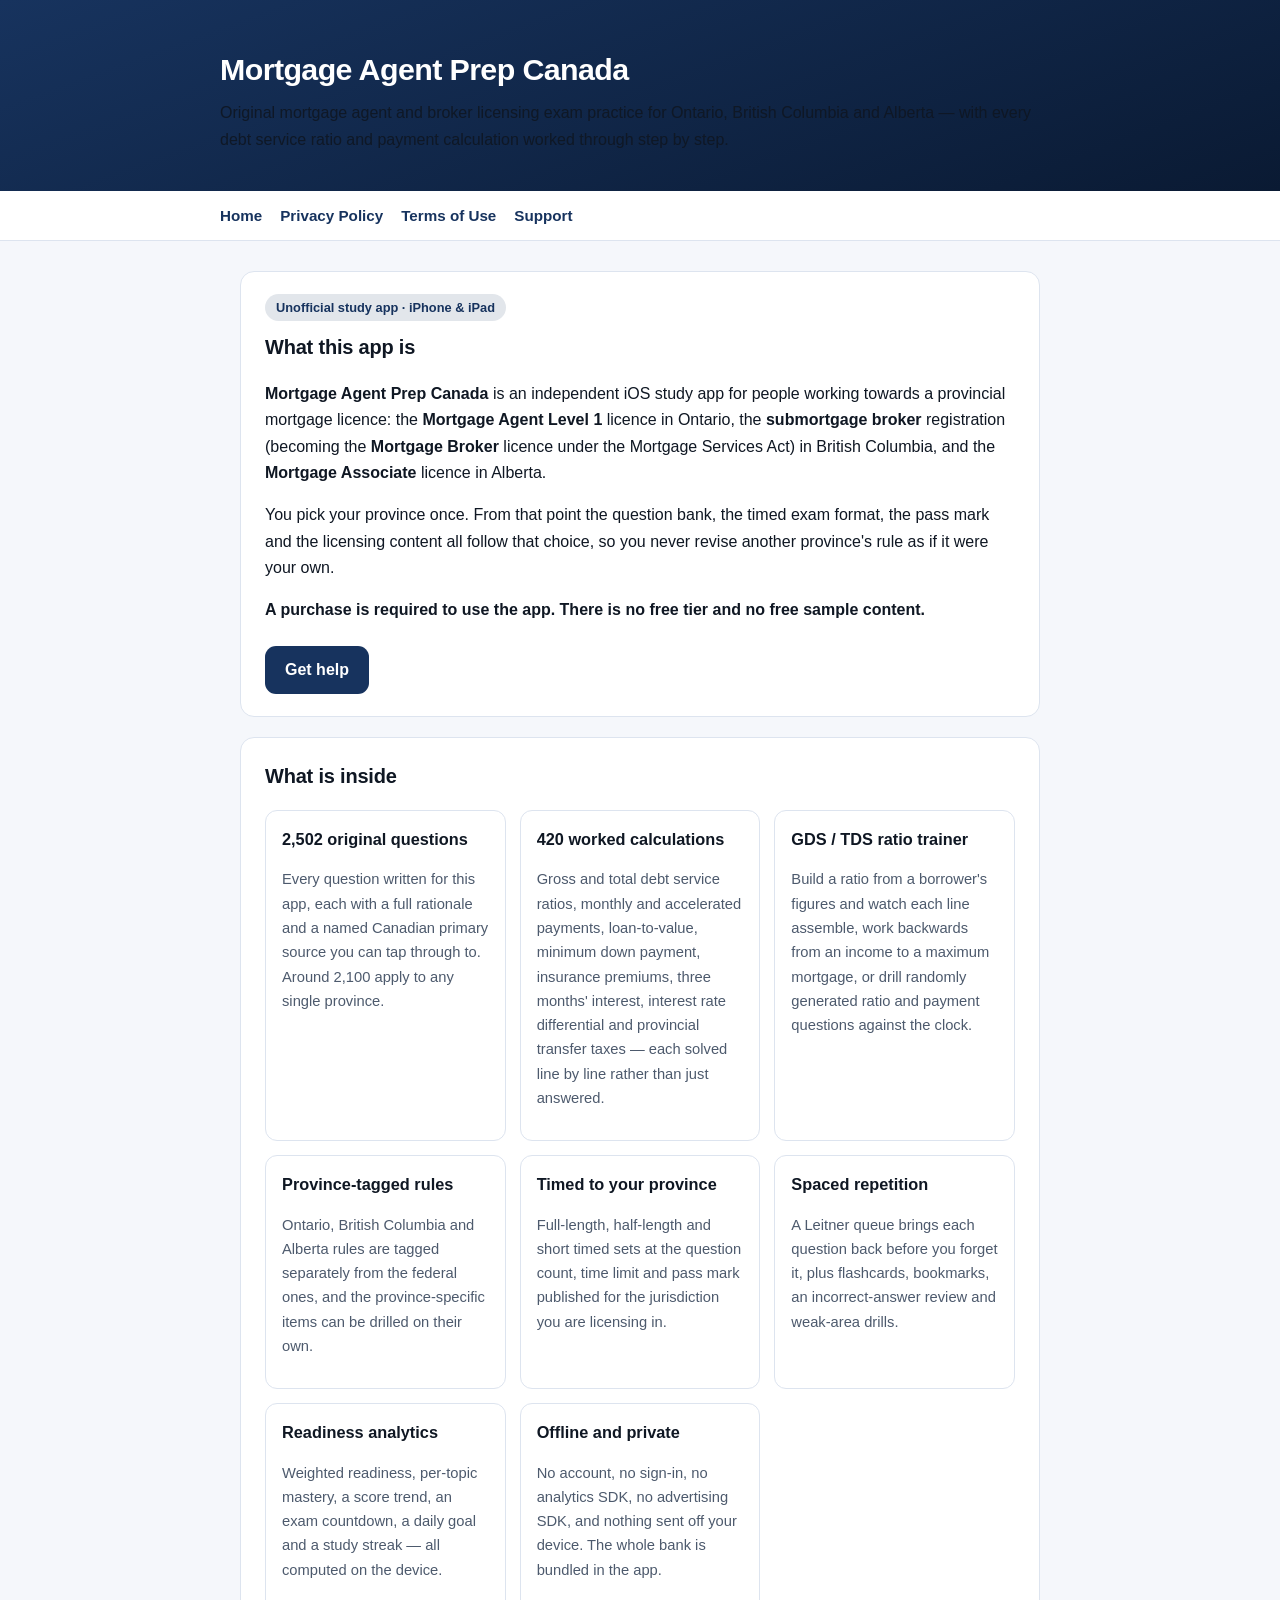
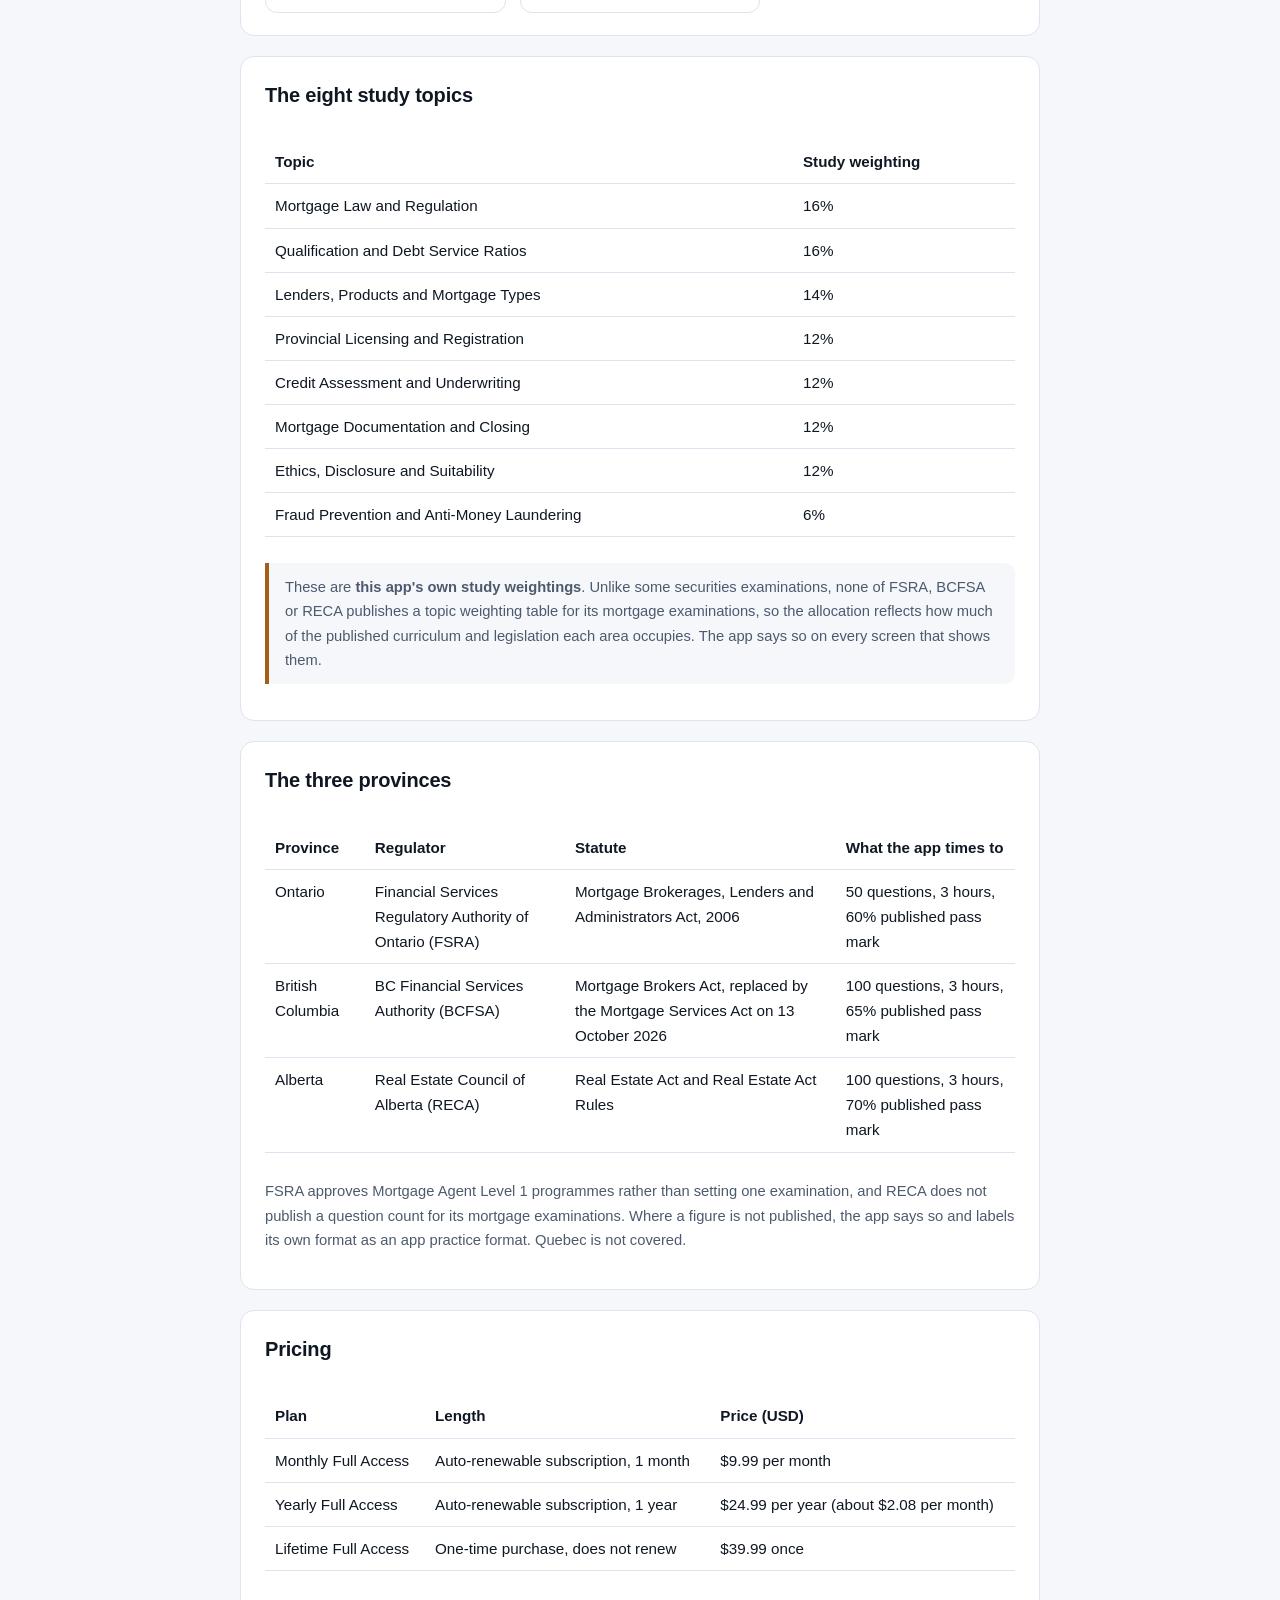
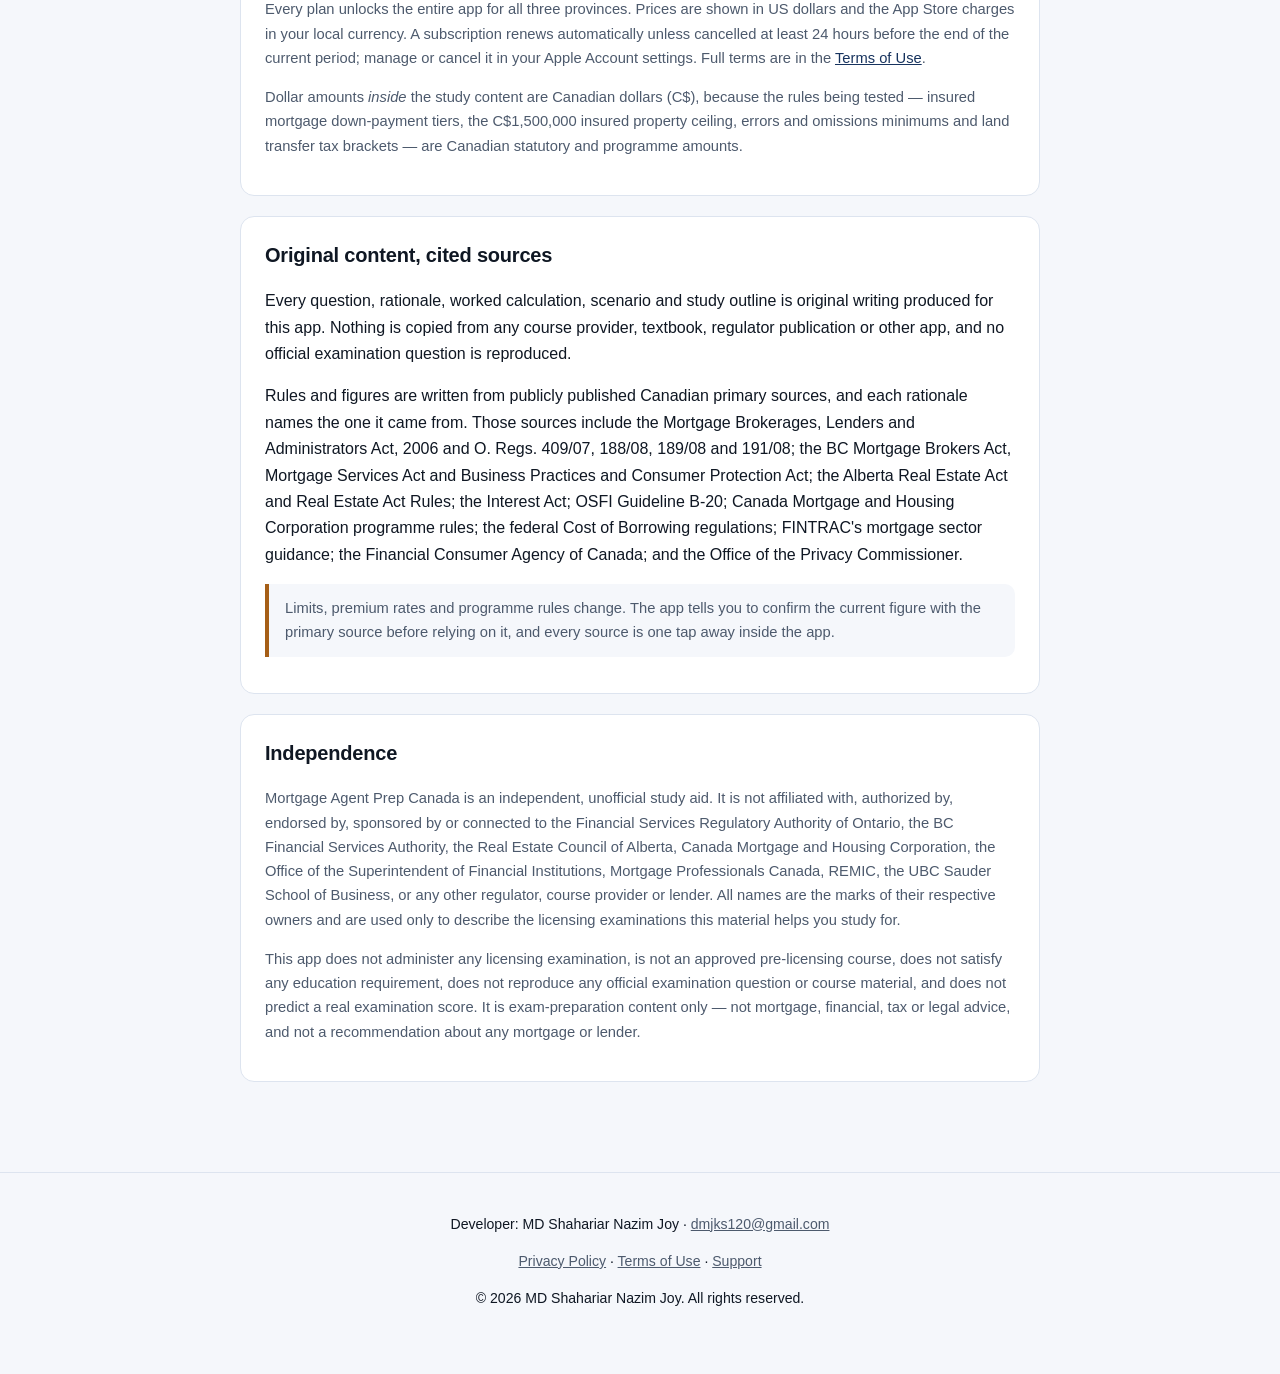
<file: index.html>
<!DOCTYPE html>
<html lang="en">
<head>
<meta charset="utf-8">
<meta name="viewport" content="width=device-width, initial-scale=1">
<title>Mortgage Agent Prep Canada — mortgage agent licensing exam practice for Ontario, BC and Alberta</title>
<meta name="description" content="Mortgage Agent Prep Canada is an unofficial iOS study app with 2,502 original mortgage agent licensing exam questions for Ontario (FSRA), British Columbia (BCFSA) and Alberta (RECA), including 420 worked GDS, TDS, payment, premium and penalty calculations.">
<link rel="canonical" href="https://joykhansayan1.github.io/mortgage-agent-prep-canada-legal/">
<link rel="stylesheet" href="style.css">
</head>
<body>
<header><div class="inner">
  <h1>Mortgage Agent Prep Canada</h1>
  <p>Original mortgage agent and broker licensing exam practice for Ontario, British Columbia and Alberta — with every debt service ratio and payment calculation worked through step by step.</p>
</div></header>

<nav><div class="inner">
  <a href="./">Home</a>
  <a href="./privacy.html">Privacy Policy</a>
  <a href="./terms.html">Terms of Use</a>
  <a href="./support.html">Support</a>
</div></nav>

<main>

<section>
  <span class="badge">Unofficial study app · iPhone &amp; iPad</span>
  <h2>What this app is</h2>
  <p><strong>Mortgage Agent Prep Canada</strong> is an independent iOS study app for people working towards a
  provincial mortgage licence: the <strong>Mortgage Agent Level&nbsp;1</strong> licence in Ontario, the
  <strong>submortgage broker</strong> registration (becoming the <strong>Mortgage Broker</strong> licence under
  the Mortgage Services Act) in British Columbia, and the <strong>Mortgage Associate</strong> licence in Alberta.</p>
  <p>You pick your province once. From that point the question bank, the timed exam format, the pass mark and the
  licensing content all follow that choice, so you never revise another province's rule as if it were your own.</p>
  <p><strong>A purchase is required to use the app. There is no free tier and no free sample content.</strong></p>
  <a class="cta" href="./support.html">Get help</a>
</section>

<section>
  <h2>What is inside</h2>
  <div class="grid">
    <div class="card">
      <h3>2,502 original questions</h3>
      <p class="muted">Every question written for this app, each with a full rationale and a named Canadian
      primary source you can tap through to. Around 2,100 apply to any single province.</p>
    </div>
    <div class="card">
      <h3>420 worked calculations</h3>
      <p class="muted">Gross and total debt service ratios, monthly and accelerated payments, loan-to-value,
      minimum down payment, insurance premiums, three months' interest, interest rate differential and provincial
      transfer taxes — each solved line by line rather than just answered.</p>
    </div>
    <div class="card">
      <h3>GDS / TDS ratio trainer</h3>
      <p class="muted">Build a ratio from a borrower's figures and watch each line assemble, work backwards from an
      income to a maximum mortgage, or drill randomly generated ratio and payment questions against the clock.</p>
    </div>
    <div class="card">
      <h3>Province-tagged rules</h3>
      <p class="muted">Ontario, British Columbia and Alberta rules are tagged separately from the federal ones, and
      the province-specific items can be drilled on their own.</p>
    </div>
    <div class="card">
      <h3>Timed to your province</h3>
      <p class="muted">Full-length, half-length and short timed sets at the question count, time limit and pass
      mark published for the jurisdiction you are licensing in.</p>
    </div>
    <div class="card">
      <h3>Spaced repetition</h3>
      <p class="muted">A Leitner queue brings each question back before you forget it, plus flashcards, bookmarks,
      an incorrect-answer review and weak-area drills.</p>
    </div>
    <div class="card">
      <h3>Readiness analytics</h3>
      <p class="muted">Weighted readiness, per-topic mastery, a score trend, an exam countdown, a daily goal and a
      study streak — all computed on the device.</p>
    </div>
    <div class="card">
      <h3>Offline and private</h3>
      <p class="muted">No account, no sign-in, no analytics SDK, no advertising SDK, and nothing sent off your
      device. The whole bank is bundled in the app.</p>
    </div>
  </div>
</section>

<section>
  <h2>The eight study topics</h2>
  <div class="scroll">
  <table>
    <tr><th>Topic</th><th>Study weighting</th></tr>
    <tr><td>Mortgage Law and Regulation</td><td>16%</td></tr>
    <tr><td>Qualification and Debt Service Ratios</td><td>16%</td></tr>
    <tr><td>Lenders, Products and Mortgage Types</td><td>14%</td></tr>
    <tr><td>Provincial Licensing and Registration</td><td>12%</td></tr>
    <tr><td>Credit Assessment and Underwriting</td><td>12%</td></tr>
    <tr><td>Mortgage Documentation and Closing</td><td>12%</td></tr>
    <tr><td>Ethics, Disclosure and Suitability</td><td>12%</td></tr>
    <tr><td>Fraud Prevention and Anti-Money Laundering</td><td>6%</td></tr>
  </table>
  </div>
  <div class="note">
    <p class="muted" style="margin:0">These are <strong>this app's own study weightings</strong>. Unlike some
    securities examinations, none of FSRA, BCFSA or RECA publishes a topic weighting table for its mortgage
    examinations, so the allocation reflects how much of the published curriculum and legislation each area
    occupies. The app says so on every screen that shows them.</p>
  </div>
</section>

<section>
  <h2>The three provinces</h2>
  <div class="scroll">
  <table>
    <tr><th>Province</th><th>Regulator</th><th>Statute</th><th>What the app times to</th></tr>
    <tr>
      <td>Ontario</td>
      <td>Financial Services Regulatory Authority of Ontario (FSRA)</td>
      <td>Mortgage Brokerages, Lenders and Administrators Act, 2006</td>
      <td>50 questions, 3 hours, 60% published pass mark</td>
    </tr>
    <tr>
      <td>British Columbia</td>
      <td>BC Financial Services Authority (BCFSA)</td>
      <td>Mortgage Brokers Act, replaced by the Mortgage Services Act on 13 October 2026</td>
      <td>100 questions, 3 hours, 65% published pass mark</td>
    </tr>
    <tr>
      <td>Alberta</td>
      <td>Real Estate Council of Alberta (RECA)</td>
      <td>Real Estate Act and Real Estate Act Rules</td>
      <td>100 questions, 3 hours, 70% published pass mark</td>
    </tr>
  </table>
  </div>
  <p class="muted">FSRA approves Mortgage Agent Level&nbsp;1 programmes rather than setting one examination, and RECA
  does not publish a question count for its mortgage examinations. Where a figure is not published, the app says so
  and labels its own format as an app practice format. Quebec is not covered.</p>
</section>

<section>
  <h2>Pricing</h2>
  <div class="scroll">
  <table>
    <tr><th>Plan</th><th>Length</th><th>Price (USD)</th></tr>
    <tr><td>Monthly Full Access</td><td>Auto-renewable subscription, 1 month</td><td>$9.99 per month</td></tr>
    <tr><td>Yearly Full Access</td><td>Auto-renewable subscription, 1 year</td><td>$24.99 per year (about $2.08 per month)</td></tr>
    <tr><td>Lifetime Full Access</td><td>One-time purchase, does not renew</td><td>$39.99 once</td></tr>
  </table>
  </div>
  <p class="muted">Every plan unlocks the entire app for all three provinces. Prices are shown in US dollars and the
  App Store charges in your local currency. A subscription renews automatically unless cancelled at least 24 hours
  before the end of the current period; manage or cancel it in your Apple Account settings. Full terms are in the
  <a href="./terms.html">Terms of Use</a>.</p>
  <p class="muted">Dollar amounts <em>inside</em> the study content are Canadian dollars (C$), because the rules being
  tested — insured mortgage down-payment tiers, the C$1,500,000 insured property ceiling, errors and omissions
  minimums and land transfer tax brackets — are Canadian statutory and programme amounts.</p>
</section>

<section>
  <h2>Original content, cited sources</h2>
  <p>Every question, rationale, worked calculation, scenario and study outline is original writing produced for this
  app. Nothing is copied from any course provider, textbook, regulator publication or other app, and no official
  examination question is reproduced.</p>
  <p>Rules and figures are written from publicly published Canadian primary sources, and each rationale names the one
  it came from. Those sources include the Mortgage Brokerages, Lenders and Administrators Act, 2006 and O.&nbsp;Regs.
  409/07, 188/08, 189/08 and 191/08; the BC Mortgage Brokers Act, Mortgage Services Act and Business Practices and
  Consumer Protection Act; the Alberta Real Estate Act and Real Estate Act Rules; the Interest Act; OSFI Guideline
  B-20; Canada Mortgage and Housing Corporation programme rules; the federal Cost of Borrowing regulations; FINTRAC's
  mortgage sector guidance; the Financial Consumer Agency of Canada; and the Office of the Privacy Commissioner.</p>
  <div class="note">
    <p class="muted" style="margin:0">Limits, premium rates and programme rules change. The app tells you to confirm
    the current figure with the primary source before relying on it, and every source is one tap away inside the app.</p>
  </div>
</section>

<section>
  <h2>Independence</h2>
  <p class="muted">Mortgage Agent Prep Canada is an independent, unofficial study aid. It is not affiliated with,
  authorized by, endorsed by, sponsored by or connected to the Financial Services Regulatory Authority of Ontario,
  the BC Financial Services Authority, the Real Estate Council of Alberta, Canada Mortgage and Housing Corporation,
  the Office of the Superintendent of Financial Institutions, Mortgage Professionals Canada, REMIC, the UBC Sauder
  School of Business, or any other regulator, course provider or lender. All names are the marks of their respective
  owners and are used only to describe the licensing examinations this material helps you study for.</p>
  <p class="muted">This app does not administer any licensing examination, is not an approved pre-licensing course,
  does not satisfy any education requirement, does not reproduce any official examination question or course
  material, and does not predict a real examination score. It is exam-preparation content only — not mortgage,
  financial, tax or legal advice, and not a recommendation about any mortgage or lender.</p>
</section>

</main>

<footer>
  <p>Developer: MD Shahariar Nazim Joy · <a href="mailto:dmjks120@gmail.com">dmjks120@gmail.com</a></p>
  <p><a href="./privacy.html">Privacy Policy</a> · <a href="./terms.html">Terms of Use</a> · <a href="./support.html">Support</a></p>
  <p>© 2026 MD Shahariar Nazim Joy. All rights reserved.</p>
</footer>

</body>
</html>
</file>
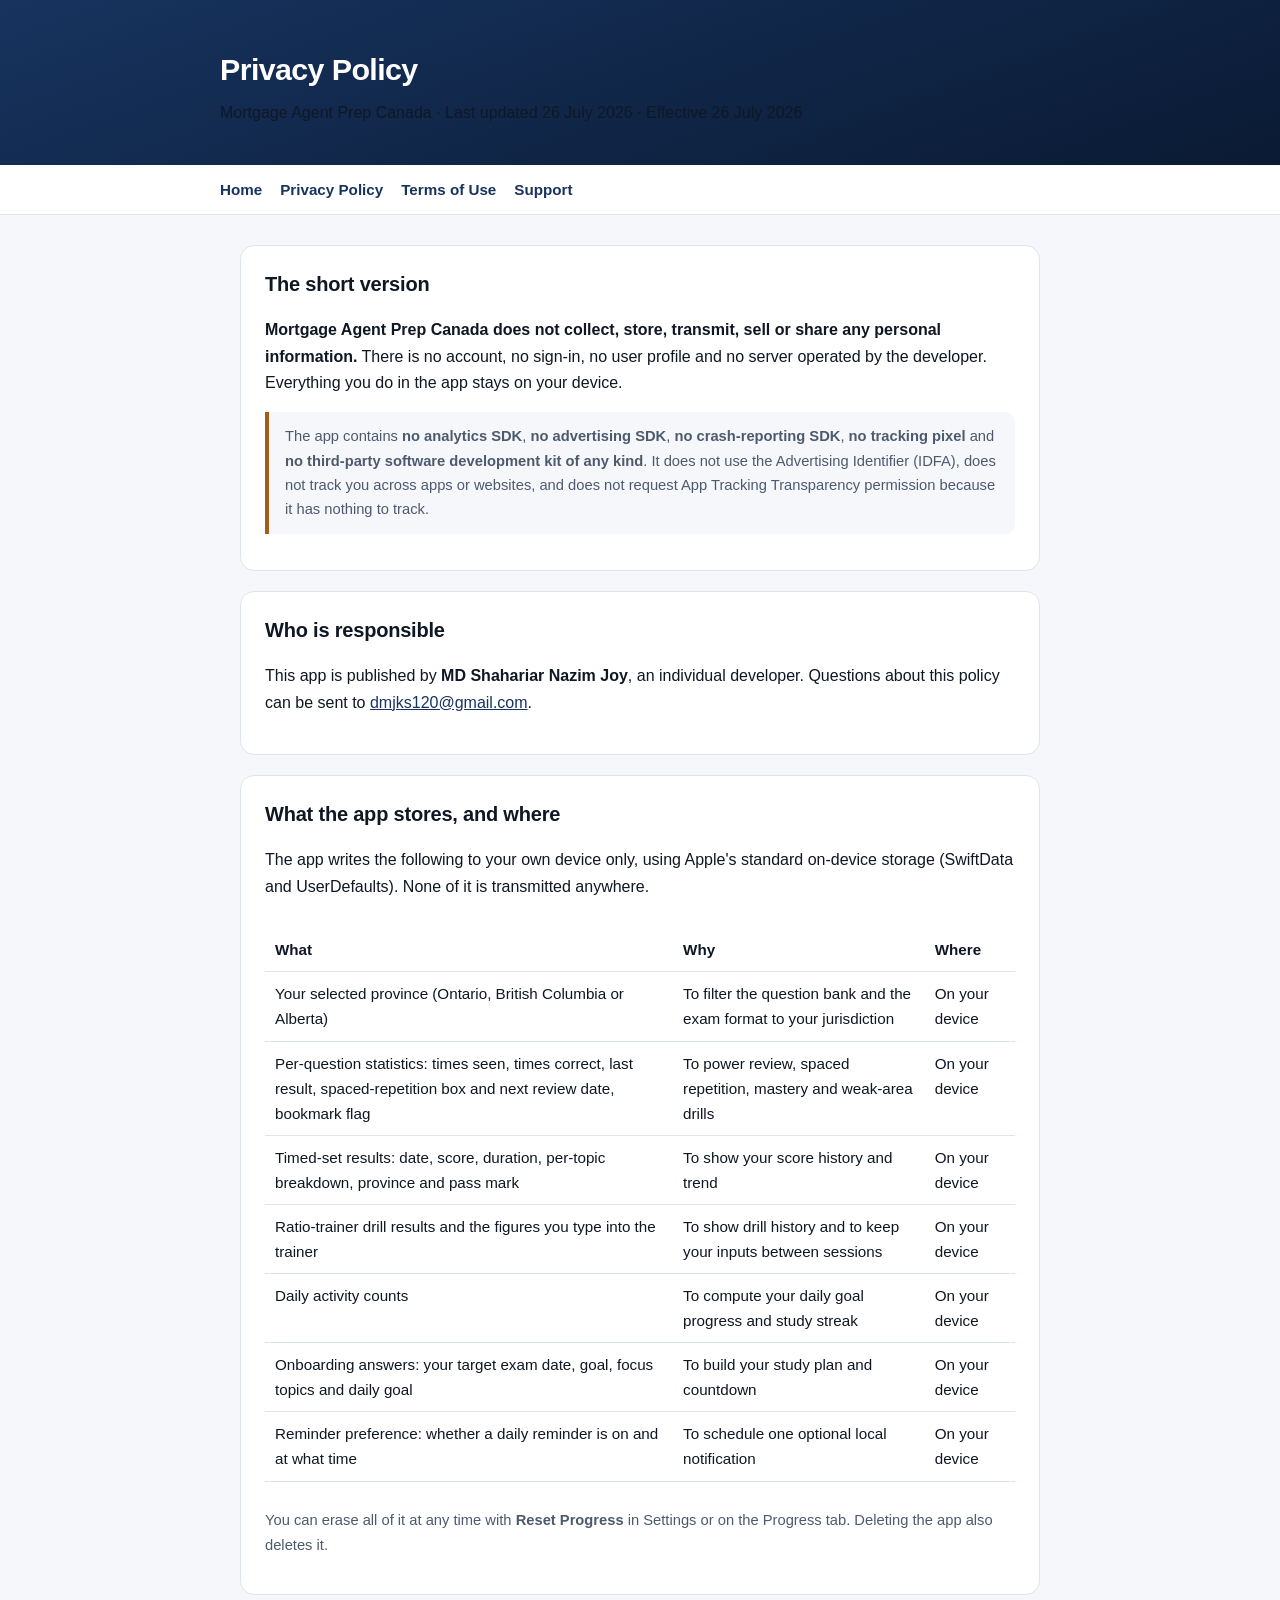
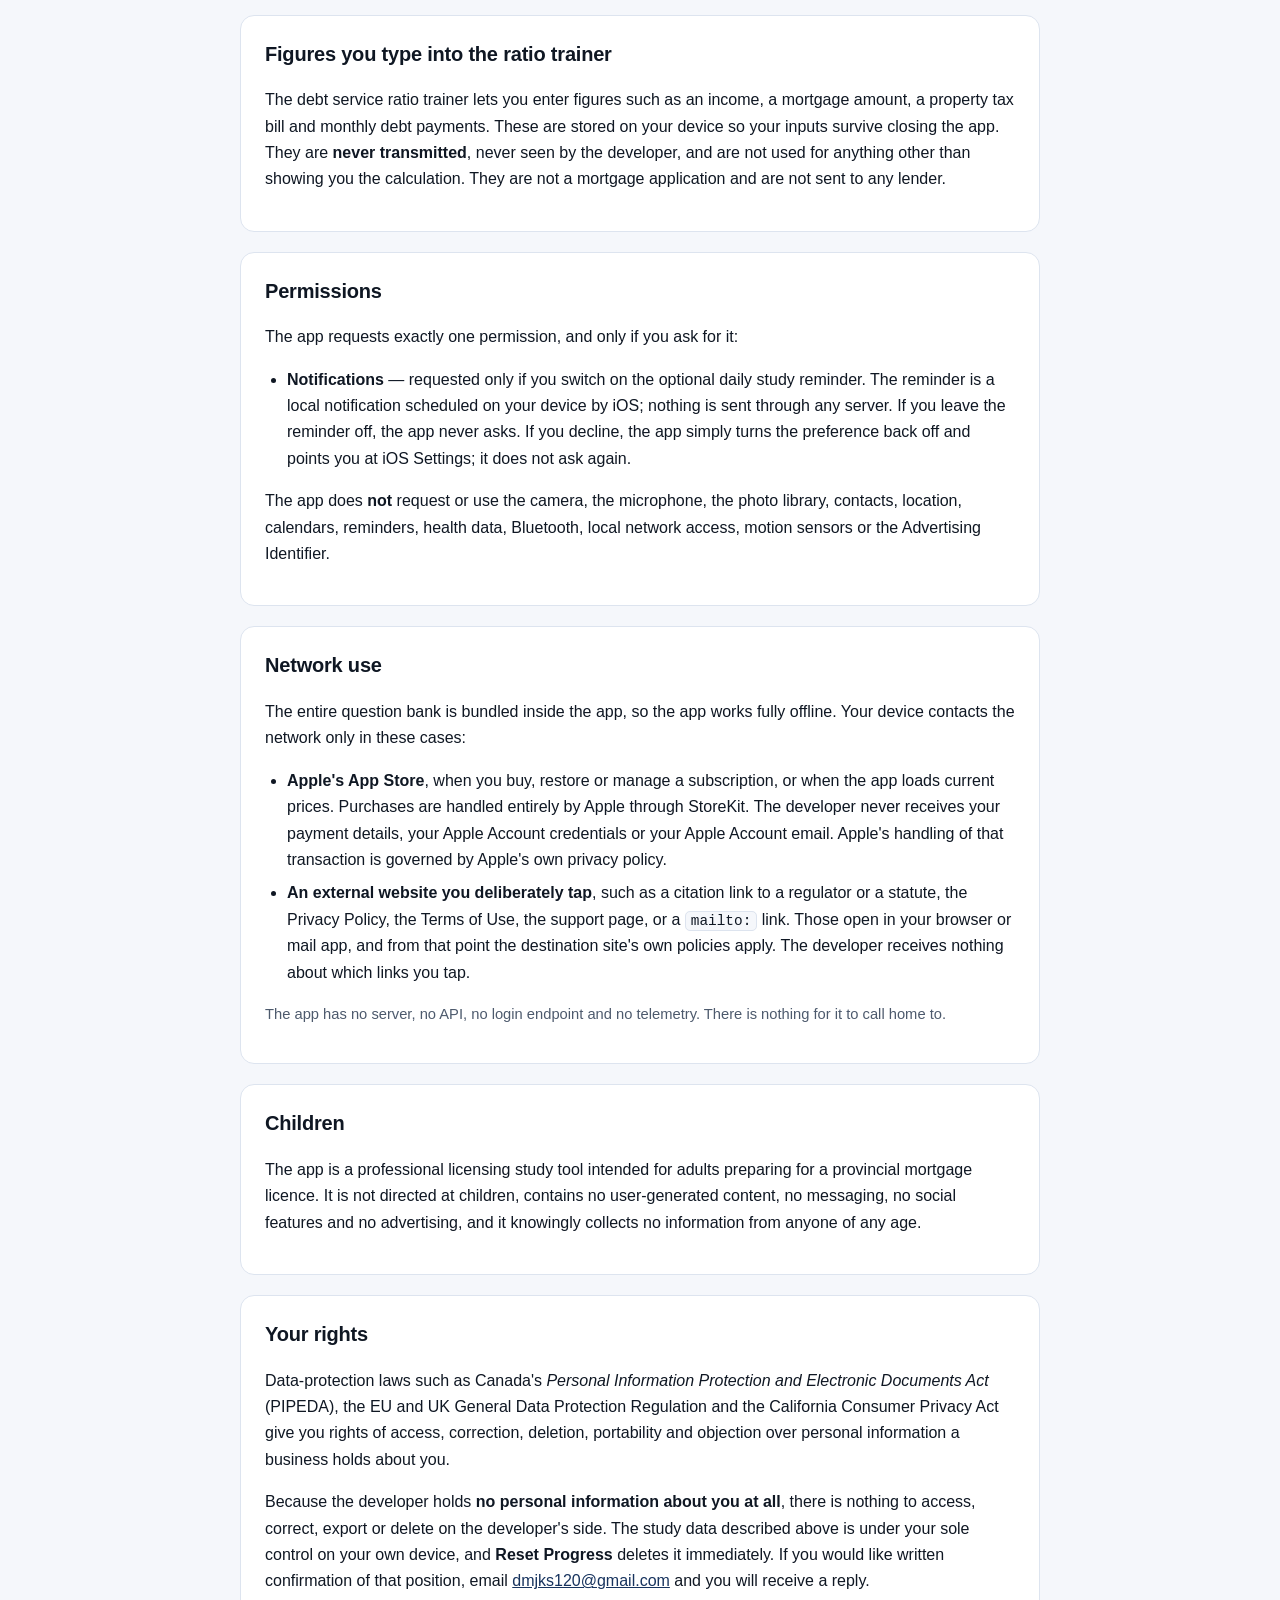
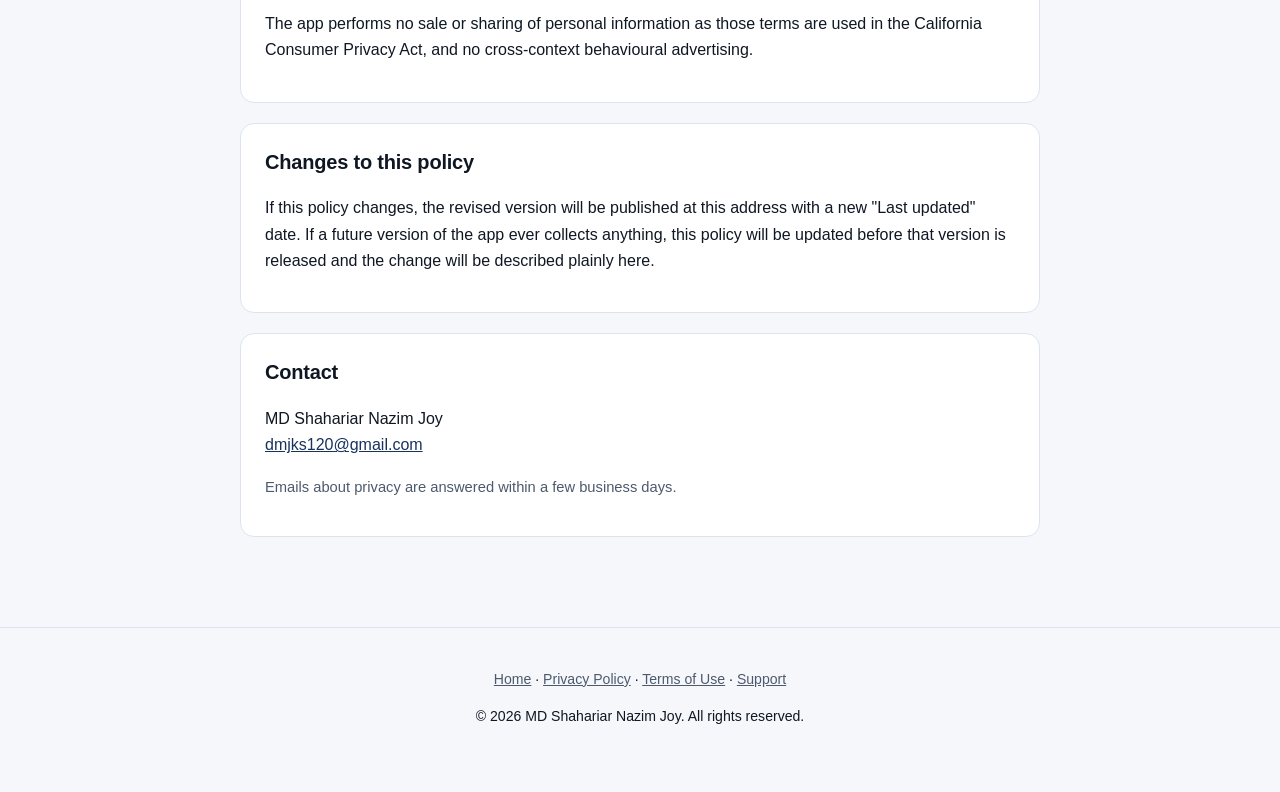
<file: privacy.html>
<!DOCTYPE html>
<html lang="en">
<head>
<meta charset="utf-8">
<meta name="viewport" content="width=device-width, initial-scale=1">
<title>Privacy Policy — Mortgage Agent Prep Canada</title>
<meta name="description" content="Privacy Policy for the Mortgage Agent Prep Canada iOS app. No account, no analytics SDK, no advertising SDK, no tracking, and no personal information collected by the developer.">
<link rel="canonical" href="https://joykhansayan1.github.io/mortgage-agent-prep-canada-legal/privacy.html">
<link rel="stylesheet" href="style.css">
</head>
<body>
<header><div class="inner">
  <h1>Privacy Policy</h1>
  <p>Mortgage Agent Prep Canada · Last updated 26 July 2026 · Effective 26 July 2026</p>
</div></header>

<nav><div class="inner">
  <a href="./">Home</a>
  <a href="./privacy.html">Privacy Policy</a>
  <a href="./terms.html">Terms of Use</a>
  <a href="./support.html">Support</a>
</div></nav>

<main>

<section>
  <h2>The short version</h2>
  <p><strong>Mortgage Agent Prep Canada does not collect, store, transmit, sell or share any personal
  information.</strong> There is no account, no sign-in, no user profile and no server operated by the developer.
  Everything you do in the app stays on your device.</p>
  <div class="note">
    <p class="muted" style="margin:0">The app contains <strong>no analytics SDK</strong>, <strong>no advertising
    SDK</strong>, <strong>no crash-reporting SDK</strong>, <strong>no tracking pixel</strong> and <strong>no
    third-party software development kit of any kind</strong>. It does not use the Advertising Identifier (IDFA), does
    not track you across apps or websites, and does not request App Tracking Transparency permission because it has
    nothing to track.</p>
  </div>
</section>

<section>
  <h2>Who is responsible</h2>
  <p>This app is published by <strong>MD Shahariar Nazim Joy</strong>, an individual developer. Questions about this
  policy can be sent to <a href="mailto:dmjks120@gmail.com">dmjks120@gmail.com</a>.</p>
</section>

<section>
  <h2>What the app stores, and where</h2>
  <p>The app writes the following to your own device only, using Apple's standard on-device storage (SwiftData and
  UserDefaults). None of it is transmitted anywhere.</p>
  <div class="scroll">
  <table>
    <tr><th>What</th><th>Why</th><th>Where</th></tr>
    <tr>
      <td>Your selected province (Ontario, British Columbia or Alberta)</td>
      <td>To filter the question bank and the exam format to your jurisdiction</td>
      <td>On your device</td>
    </tr>
    <tr>
      <td>Per-question statistics: times seen, times correct, last result, spaced-repetition box and next review date, bookmark flag</td>
      <td>To power review, spaced repetition, mastery and weak-area drills</td>
      <td>On your device</td>
    </tr>
    <tr>
      <td>Timed-set results: date, score, duration, per-topic breakdown, province and pass mark</td>
      <td>To show your score history and trend</td>
      <td>On your device</td>
    </tr>
    <tr>
      <td>Ratio-trainer drill results and the figures you type into the trainer</td>
      <td>To show drill history and to keep your inputs between sessions</td>
      <td>On your device</td>
    </tr>
    <tr>
      <td>Daily activity counts</td>
      <td>To compute your daily goal progress and study streak</td>
      <td>On your device</td>
    </tr>
    <tr>
      <td>Onboarding answers: your target exam date, goal, focus topics and daily goal</td>
      <td>To build your study plan and countdown</td>
      <td>On your device</td>
    </tr>
    <tr>
      <td>Reminder preference: whether a daily reminder is on and at what time</td>
      <td>To schedule one optional local notification</td>
      <td>On your device</td>
    </tr>
  </table>
  </div>
  <p class="muted">You can erase all of it at any time with <strong>Reset Progress</strong> in Settings or on the
  Progress tab. Deleting the app also deletes it.</p>
</section>

<section>
  <h2>Figures you type into the ratio trainer</h2>
  <p>The debt service ratio trainer lets you enter figures such as an income, a mortgage amount, a property tax bill
  and monthly debt payments. These are stored on your device so your inputs survive closing the app. They are
  <strong>never transmitted</strong>, never seen by the developer, and are not used for anything other than showing
  you the calculation. They are not a mortgage application and are not sent to any lender.</p>
</section>

<section>
  <h2>Permissions</h2>
  <p>The app requests exactly one permission, and only if you ask for it:</p>
  <ul>
    <li><strong>Notifications</strong> — requested only if you switch on the optional daily study reminder. The
    reminder is a local notification scheduled on your device by iOS; nothing is sent through any server. If you
    leave the reminder off, the app never asks. If you decline, the app simply turns the preference back off and
    points you at iOS Settings; it does not ask again.</li>
  </ul>
  <p>The app does <strong>not</strong> request or use the camera, the microphone, the photo library, contacts,
  location, calendars, reminders, health data, Bluetooth, local network access, motion sensors or the Advertising
  Identifier.</p>
</section>

<section>
  <h2>Network use</h2>
  <p>The entire question bank is bundled inside the app, so the app works fully offline. Your device contacts the
  network only in these cases:</p>
  <ul>
    <li><strong>Apple's App Store</strong>, when you buy, restore or manage a subscription, or when the app loads
    current prices. Purchases are handled entirely by Apple through StoreKit. The developer never receives your
    payment details, your Apple Account credentials or your Apple Account email. Apple's handling of that
    transaction is governed by Apple's own privacy policy.</li>
    <li><strong>An external website you deliberately tap</strong>, such as a citation link to a regulator or a
    statute, the Privacy Policy, the Terms of Use, the support page, or a <code>mailto:</code> link. Those open in
    your browser or mail app, and from that point the destination site's own policies apply. The developer receives
    nothing about which links you tap.</li>
  </ul>
  <p class="muted">The app has no server, no API, no login endpoint and no telemetry. There is nothing for it to
  call home to.</p>
</section>

<section>
  <h2>Children</h2>
  <p>The app is a professional licensing study tool intended for adults preparing for a provincial mortgage licence.
  It is not directed at children, contains no user-generated content, no messaging, no social features and no
  advertising, and it knowingly collects no information from anyone of any age.</p>
</section>

<section>
  <h2>Your rights</h2>
  <p>Data-protection laws such as Canada's <em>Personal Information Protection and Electronic Documents Act</em>
  (PIPEDA), the EU and UK General Data Protection Regulation and the California Consumer Privacy Act give you rights
  of access, correction, deletion, portability and objection over personal information a business holds about you.</p>
  <p>Because the developer holds <strong>no personal information about you at all</strong>, there is nothing to
  access, correct, export or delete on the developer's side. The study data described above is under your sole control
  on your own device, and <strong>Reset Progress</strong> deletes it immediately. If you would like written
  confirmation of that position, email <a href="mailto:dmjks120@gmail.com">dmjks120@gmail.com</a> and you will
  receive a reply.</p>
  <p>The app performs no sale or sharing of personal information as those terms are used in the California Consumer
  Privacy Act, and no cross-context behavioural advertising.</p>
</section>

<section>
  <h2>Changes to this policy</h2>
  <p>If this policy changes, the revised version will be published at this address with a new "Last updated" date. If
  a future version of the app ever collects anything, this policy will be updated before that version is released and
  the change will be described plainly here.</p>
</section>

<section>
  <h2>Contact</h2>
  <p>MD Shahariar Nazim Joy<br>
  <a href="mailto:dmjks120@gmail.com">dmjks120@gmail.com</a></p>
  <p class="muted">Emails about privacy are answered within a few business days.</p>
</section>

</main>

<footer>
  <p><a href="./">Home</a> · <a href="./privacy.html">Privacy Policy</a> · <a href="./terms.html">Terms of Use</a> · <a href="./support.html">Support</a></p>
  <p>© 2026 MD Shahariar Nazim Joy. All rights reserved.</p>
</footer>

</body>
</html>
</file>
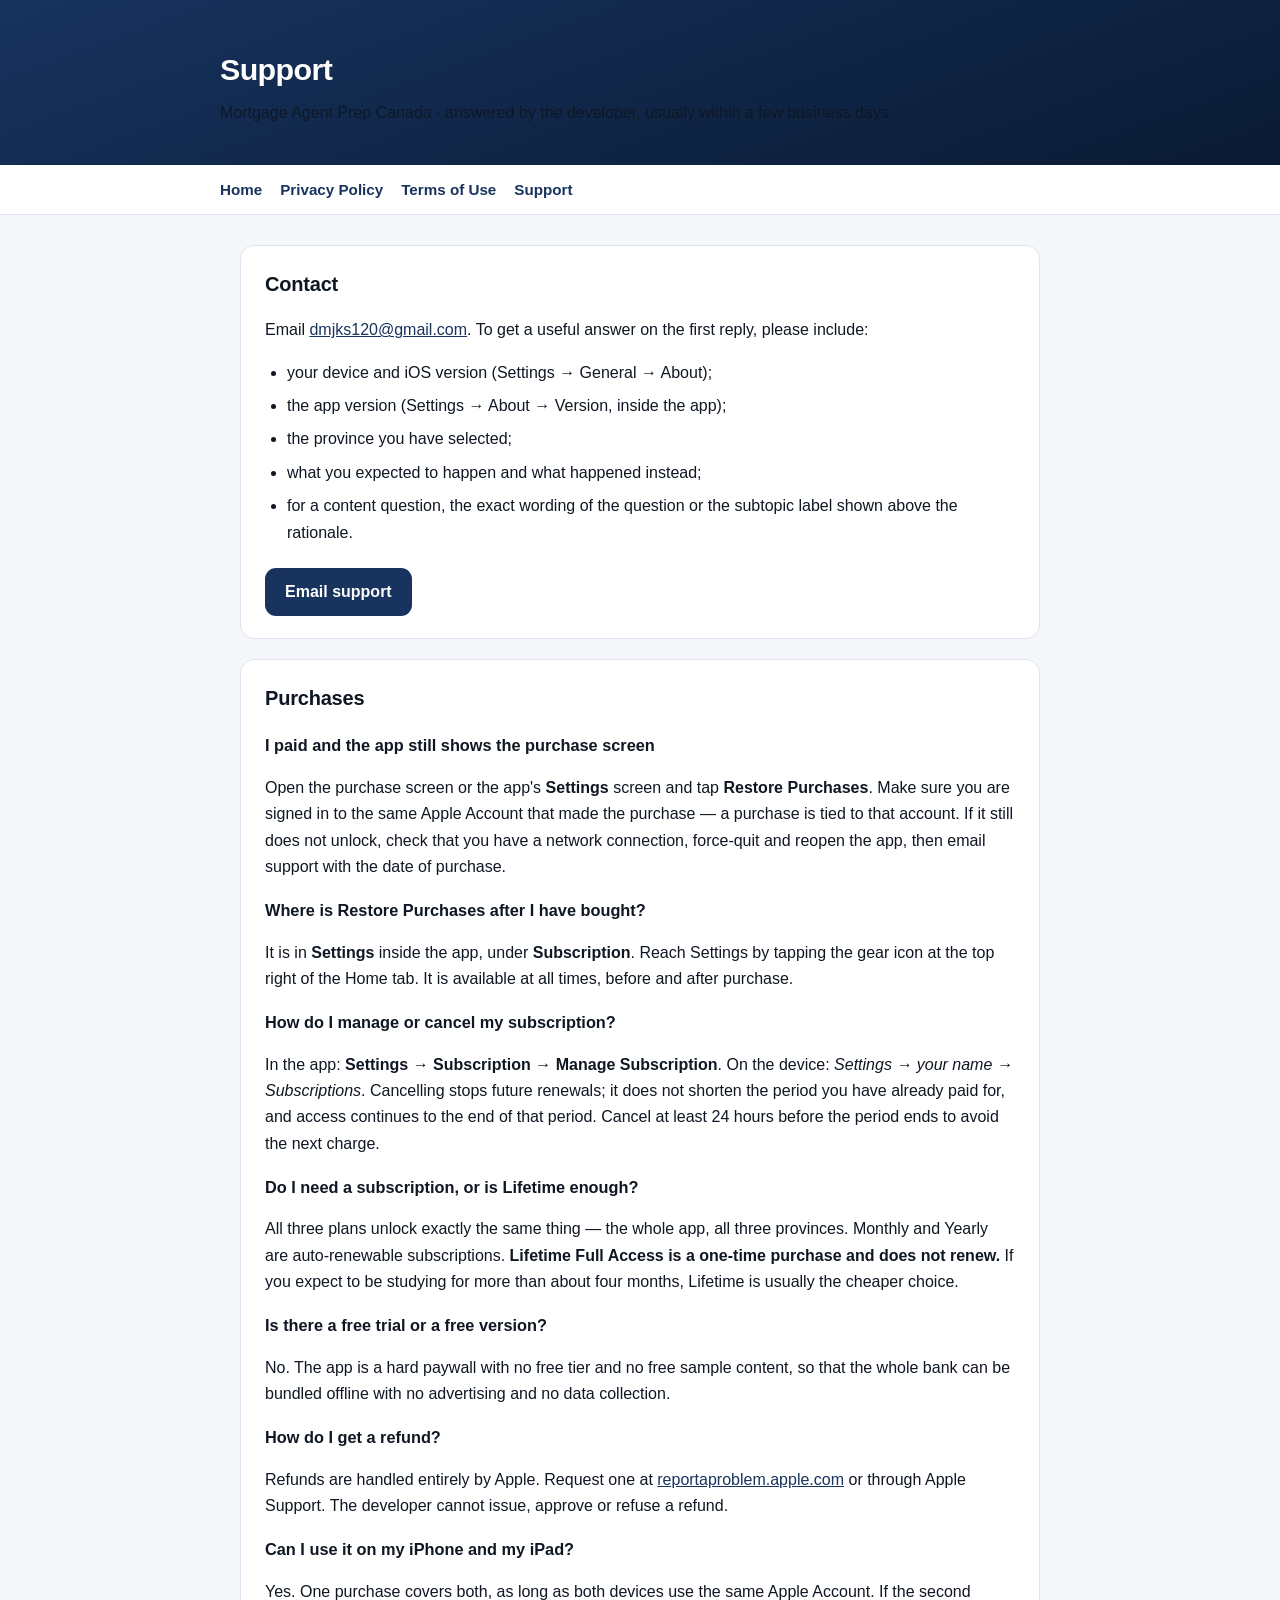
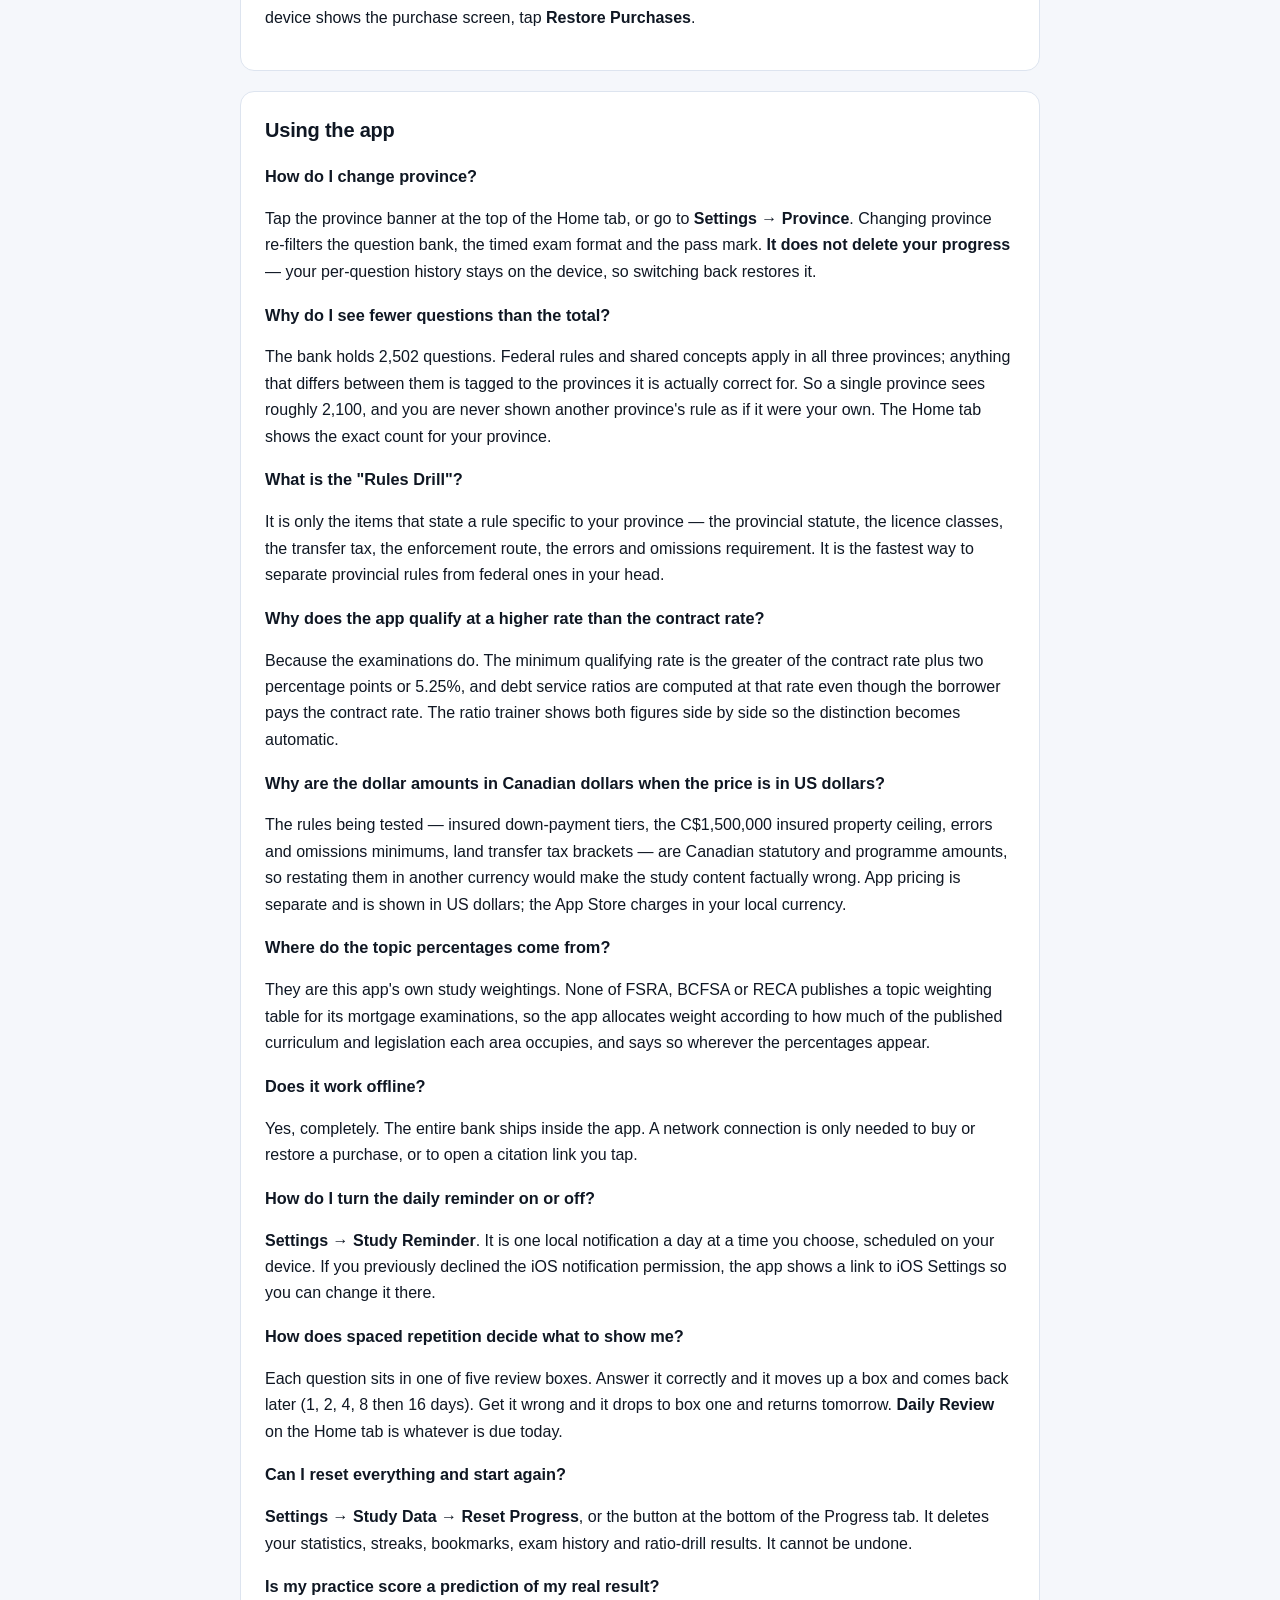
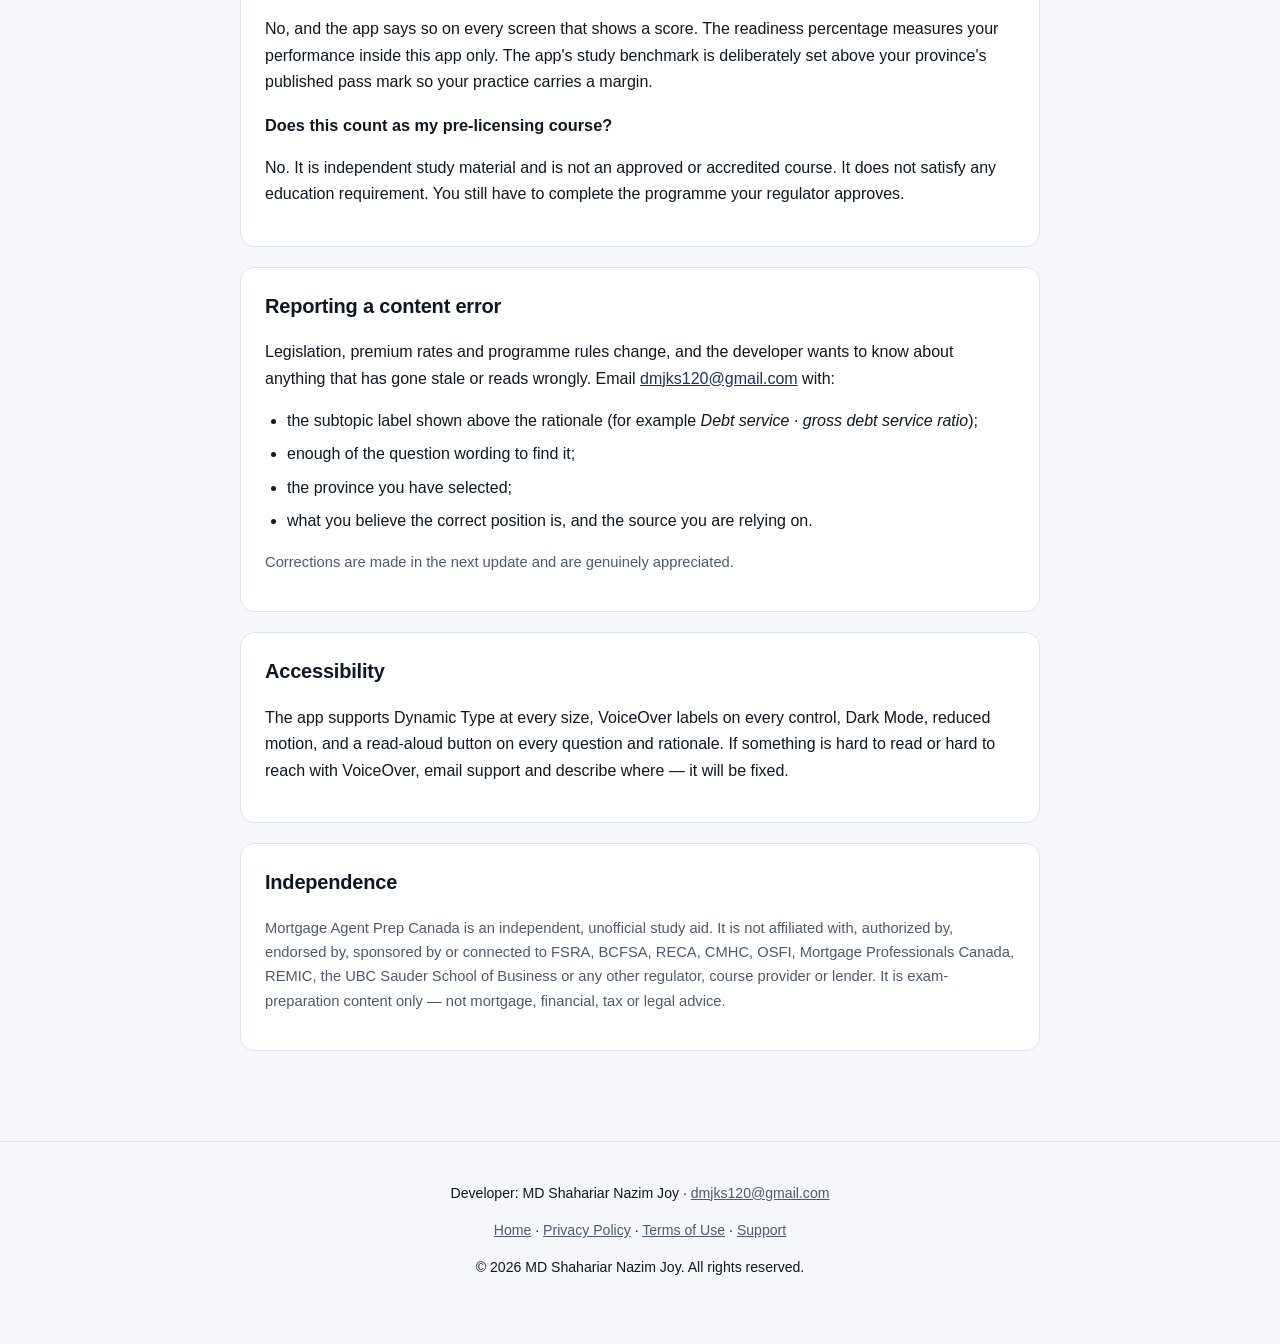
<file: support.html>
<!DOCTYPE html>
<html lang="en">
<head>
<meta charset="utf-8">
<meta name="viewport" content="width=device-width, initial-scale=1">
<title>Support — Mortgage Agent Prep Canada</title>
<meta name="description" content="Support and FAQ for the Mortgage Agent Prep Canada iOS app: restoring purchases, managing or cancelling a subscription, refunds, changing province, reminders, offline use and how to report a content error.">
<link rel="canonical" href="https://joykhansayan1.github.io/mortgage-agent-prep-canada-legal/support.html">
<link rel="stylesheet" href="style.css">
</head>
<body>
<header><div class="inner">
  <h1>Support</h1>
  <p>Mortgage Agent Prep Canada · answered by the developer, usually within a few business days</p>
</div></header>

<nav><div class="inner">
  <a href="./">Home</a>
  <a href="./privacy.html">Privacy Policy</a>
  <a href="./terms.html">Terms of Use</a>
  <a href="./support.html">Support</a>
</div></nav>

<main>

<section>
  <h2>Contact</h2>
  <p>Email <a href="mailto:dmjks120@gmail.com">dmjks120@gmail.com</a>. To get a useful answer on the first reply,
  please include:</p>
  <ul>
    <li>your device and iOS version (Settings → General → About);</li>
    <li>the app version (Settings → About → Version, inside the app);</li>
    <li>the province you have selected;</li>
    <li>what you expected to happen and what happened instead;</li>
    <li>for a content question, the exact wording of the question or the subtopic label shown above the rationale.</li>
  </ul>
  <a class="cta" href="mailto:dmjks120@gmail.com">Email support</a>
</section>

<section>
  <h2>Purchases</h2>

  <h3>I paid and the app still shows the purchase screen</h3>
  <p>Open the purchase screen or the app's <strong>Settings</strong> screen and tap <strong>Restore
  Purchases</strong>. Make sure you are signed in to the same Apple Account that made the purchase — a purchase is
  tied to that account. If it still does not unlock, check that you have a network connection, force-quit and reopen
  the app, then email support with the date of purchase.</p>

  <h3>Where is Restore Purchases after I have bought?</h3>
  <p>It is in <strong>Settings</strong> inside the app, under <strong>Subscription</strong>. Reach Settings by tapping
  the gear icon at the top right of the Home tab. It is available at all times, before and after purchase.</p>

  <h3>How do I manage or cancel my subscription?</h3>
  <p>In the app: <strong>Settings → Subscription → Manage Subscription</strong>. On the device: <em>Settings → your
  name → Subscriptions</em>. Cancelling stops future renewals; it does not shorten the period you have already paid
  for, and access continues to the end of that period. Cancel at least 24 hours before the period ends to avoid the
  next charge.</p>

  <h3>Do I need a subscription, or is Lifetime enough?</h3>
  <p>All three plans unlock exactly the same thing — the whole app, all three provinces. Monthly and Yearly are
  auto-renewable subscriptions. <strong>Lifetime Full Access is a one-time purchase and does not renew.</strong> If you
  expect to be studying for more than about four months, Lifetime is usually the cheaper choice.</p>

  <h3>Is there a free trial or a free version?</h3>
  <p>No. The app is a hard paywall with no free tier and no free sample content, so that the whole bank can be
  bundled offline with no advertising and no data collection.</p>

  <h3>How do I get a refund?</h3>
  <p>Refunds are handled entirely by Apple. Request one at
  <a href="https://reportaproblem.apple.com">reportaproblem.apple.com</a> or through Apple Support. The developer
  cannot issue, approve or refuse a refund.</p>

  <h3>Can I use it on my iPhone and my iPad?</h3>
  <p>Yes. One purchase covers both, as long as both devices use the same Apple Account. If the second device shows the
  purchase screen, tap <strong>Restore Purchases</strong>.</p>
</section>

<section>
  <h2>Using the app</h2>

  <h3>How do I change province?</h3>
  <p>Tap the province banner at the top of the Home tab, or go to <strong>Settings → Province</strong>. Changing
  province re-filters the question bank, the timed exam format and the pass mark. <strong>It does not delete your
  progress</strong> — your per-question history stays on the device, so switching back restores it.</p>

  <h3>Why do I see fewer questions than the total?</h3>
  <p>The bank holds 2,502 questions. Federal rules and shared concepts apply in all three provinces; anything that
  differs between them is tagged to the provinces it is actually correct for. So a single province sees roughly 2,100,
  and you are never shown another province's rule as if it were your own. The Home tab shows the exact count for your
  province.</p>

  <h3>What is the "Rules Drill"?</h3>
  <p>It is only the items that state a rule specific to your province — the provincial statute, the licence classes,
  the transfer tax, the enforcement route, the errors and omissions requirement. It is the fastest way to separate
  provincial rules from federal ones in your head.</p>

  <h3>Why does the app qualify at a higher rate than the contract rate?</h3>
  <p>Because the examinations do. The minimum qualifying rate is the greater of the contract rate plus two percentage
  points or 5.25%, and debt service ratios are computed at that rate even though the borrower pays the contract rate.
  The ratio trainer shows both figures side by side so the distinction becomes automatic.</p>

  <h3>Why are the dollar amounts in Canadian dollars when the price is in US dollars?</h3>
  <p>The rules being tested — insured down-payment tiers, the C$1,500,000 insured property ceiling, errors and
  omissions minimums, land transfer tax brackets — are Canadian statutory and programme amounts, so restating them in
  another currency would make the study content factually wrong. App pricing is separate and is shown in US dollars;
  the App Store charges in your local currency.</p>

  <h3>Where do the topic percentages come from?</h3>
  <p>They are this app's own study weightings. None of FSRA, BCFSA or RECA publishes a topic weighting table for its
  mortgage examinations, so the app allocates weight according to how much of the published curriculum and
  legislation each area occupies, and says so wherever the percentages appear.</p>

  <h3>Does it work offline?</h3>
  <p>Yes, completely. The entire bank ships inside the app. A network connection is only needed to buy or restore a
  purchase, or to open a citation link you tap.</p>

  <h3>How do I turn the daily reminder on or off?</h3>
  <p><strong>Settings → Study Reminder</strong>. It is one local notification a day at a time you choose, scheduled on
  your device. If you previously declined the iOS notification permission, the app shows a link to iOS Settings so you
  can change it there.</p>

  <h3>How does spaced repetition decide what to show me?</h3>
  <p>Each question sits in one of five review boxes. Answer it correctly and it moves up a box and comes back later
  (1, 2, 4, 8 then 16 days). Get it wrong and it drops to box one and returns tomorrow. <strong>Daily Review</strong>
  on the Home tab is whatever is due today.</p>

  <h3>Can I reset everything and start again?</h3>
  <p><strong>Settings → Study Data → Reset Progress</strong>, or the button at the bottom of the Progress tab. It
  deletes your statistics, streaks, bookmarks, exam history and ratio-drill results. It cannot be undone.</p>

  <h3>Is my practice score a prediction of my real result?</h3>
  <p>No, and the app says so on every screen that shows a score. The readiness percentage measures your performance
  inside this app only. The app's study benchmark is deliberately set above your province's published pass mark so
  your practice carries a margin.</p>

  <h3>Does this count as my pre-licensing course?</h3>
  <p>No. It is independent study material and is not an approved or accredited course. It does not satisfy any
  education requirement. You still have to complete the programme your regulator approves.</p>
</section>

<section>
  <h2>Reporting a content error</h2>
  <p>Legislation, premium rates and programme rules change, and the developer wants to know about anything that has
  gone stale or reads wrongly. Email <a href="mailto:dmjks120@gmail.com">dmjks120@gmail.com</a> with:</p>
  <ul>
    <li>the subtopic label shown above the rationale (for example <em>Debt service · gross debt service ratio</em>);</li>
    <li>enough of the question wording to find it;</li>
    <li>the province you have selected;</li>
    <li>what you believe the correct position is, and the source you are relying on.</li>
  </ul>
  <p class="muted">Corrections are made in the next update and are genuinely appreciated.</p>
</section>

<section>
  <h2>Accessibility</h2>
  <p>The app supports Dynamic Type at every size, VoiceOver labels on every control, Dark Mode, reduced motion, and a
  read-aloud button on every question and rationale. If something is hard to read or hard to reach with VoiceOver,
  email support and describe where — it will be fixed.</p>
</section>

<section>
  <h2>Independence</h2>
  <p class="muted">Mortgage Agent Prep Canada is an independent, unofficial study aid. It is not affiliated with,
  authorized by, endorsed by, sponsored by or connected to FSRA, BCFSA, RECA, CMHC, OSFI, Mortgage Professionals
  Canada, REMIC, the UBC Sauder School of Business or any other regulator, course provider or lender. It is
  exam-preparation content only — not mortgage, financial, tax or legal advice.</p>
</section>

</main>

<footer>
  <p>Developer: MD Shahariar Nazim Joy · <a href="mailto:dmjks120@gmail.com">dmjks120@gmail.com</a></p>
  <p><a href="./">Home</a> · <a href="./privacy.html">Privacy Policy</a> · <a href="./terms.html">Terms of Use</a> · <a href="./support.html">Support</a></p>
  <p>© 2026 MD Shahariar Nazim Joy. All rights reserved.</p>
</footer>

</body>
</html>
</file>
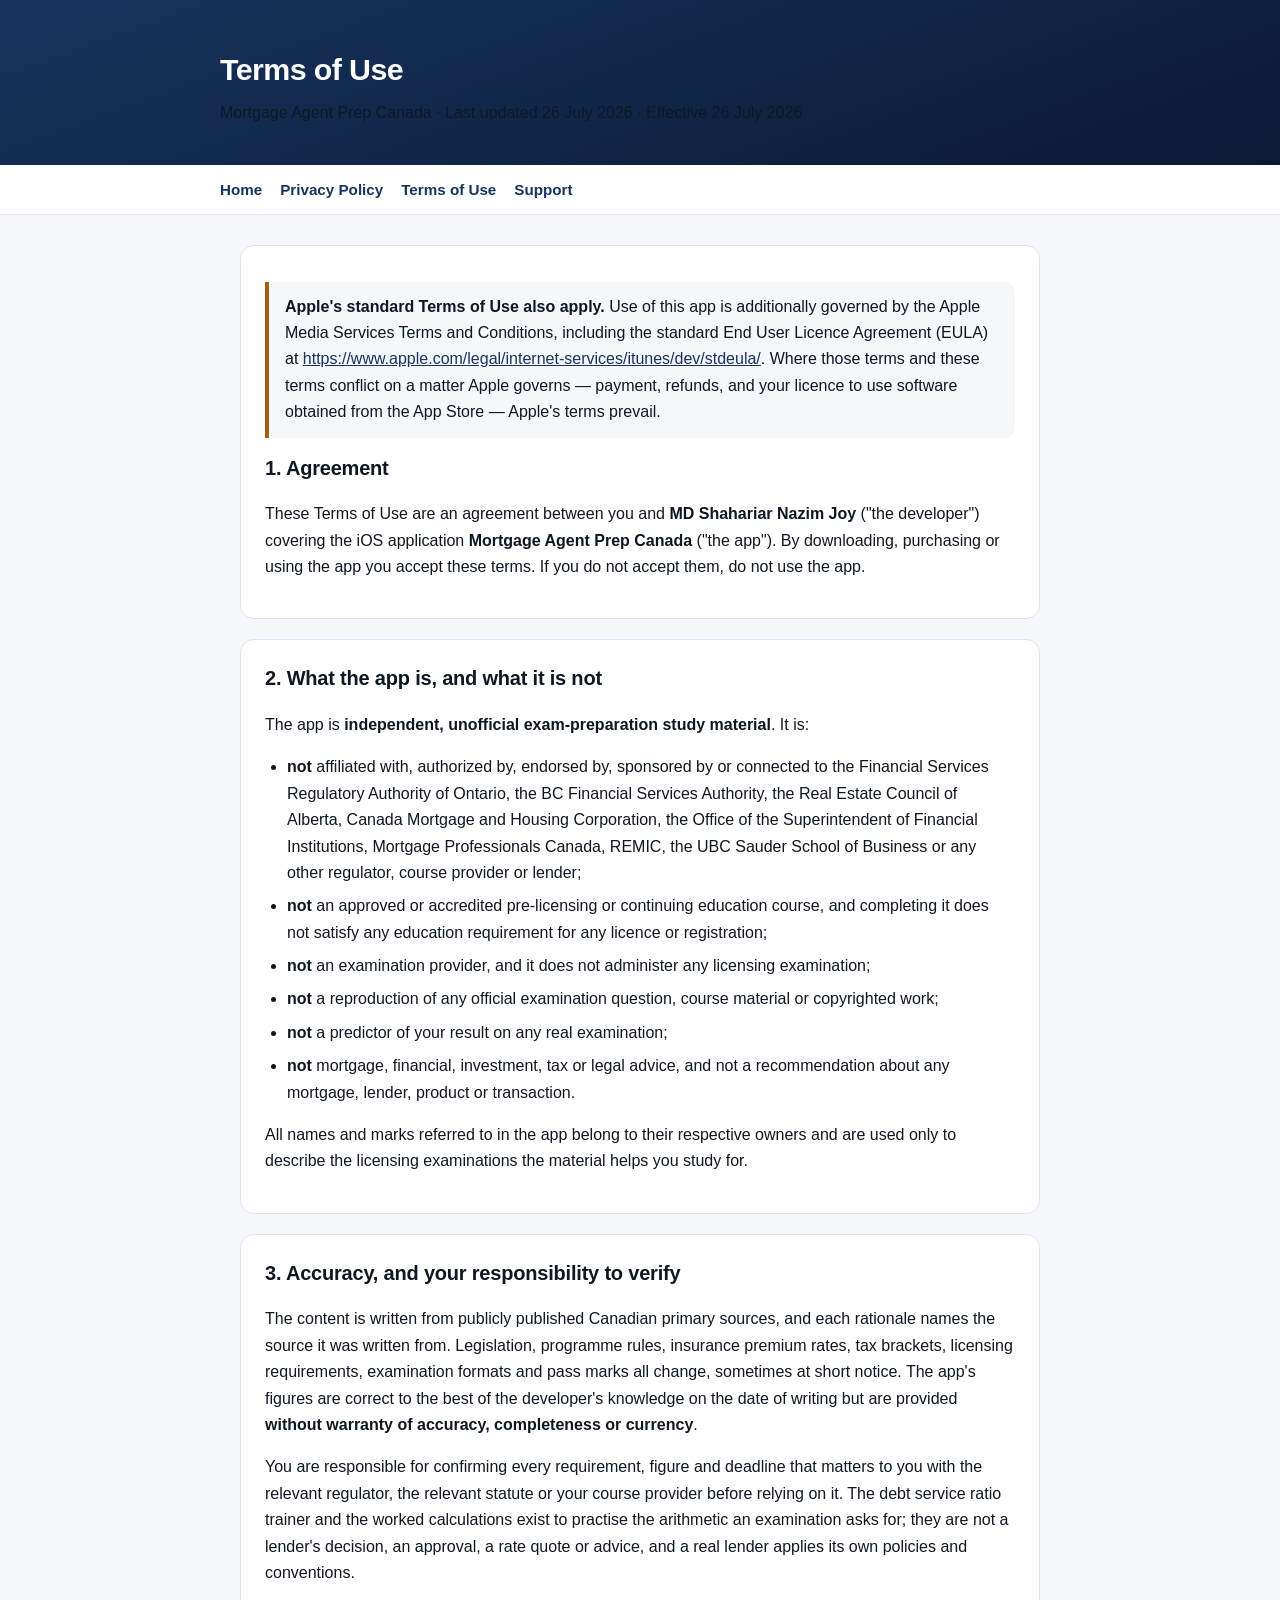
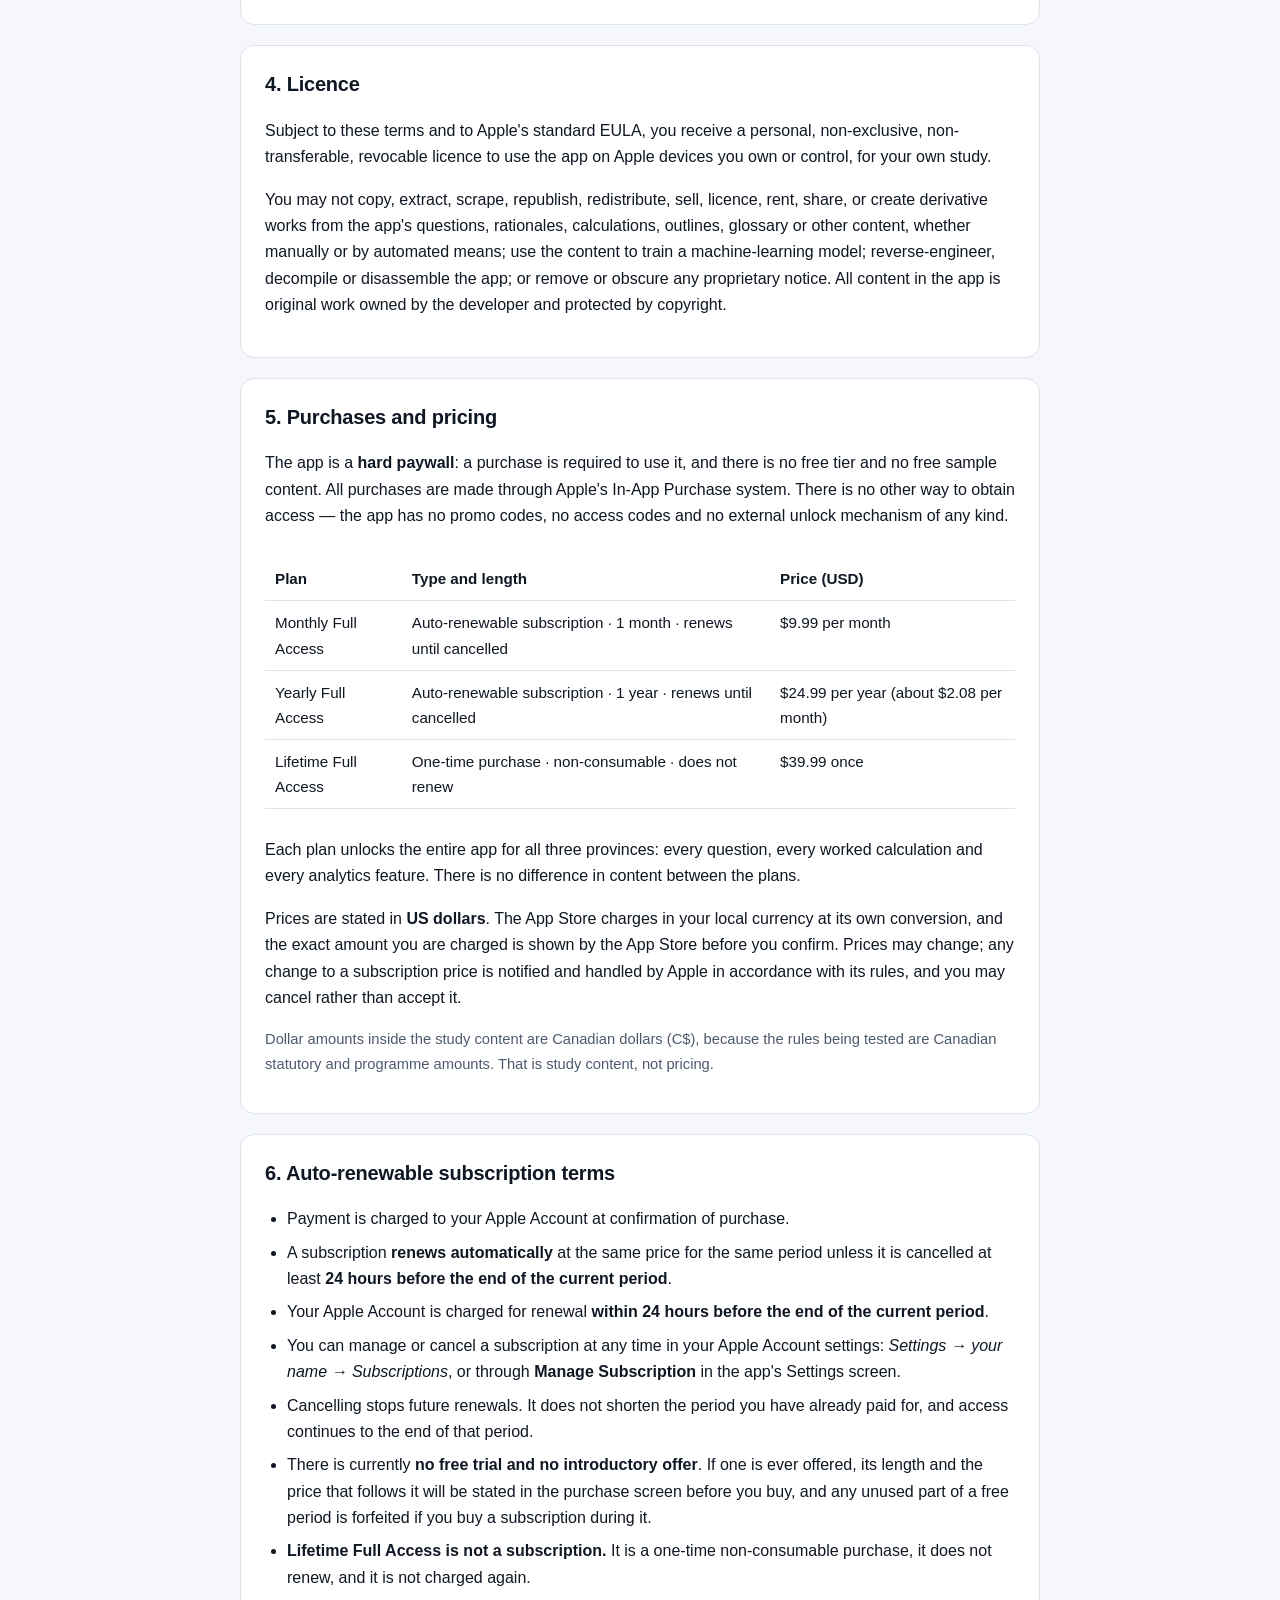
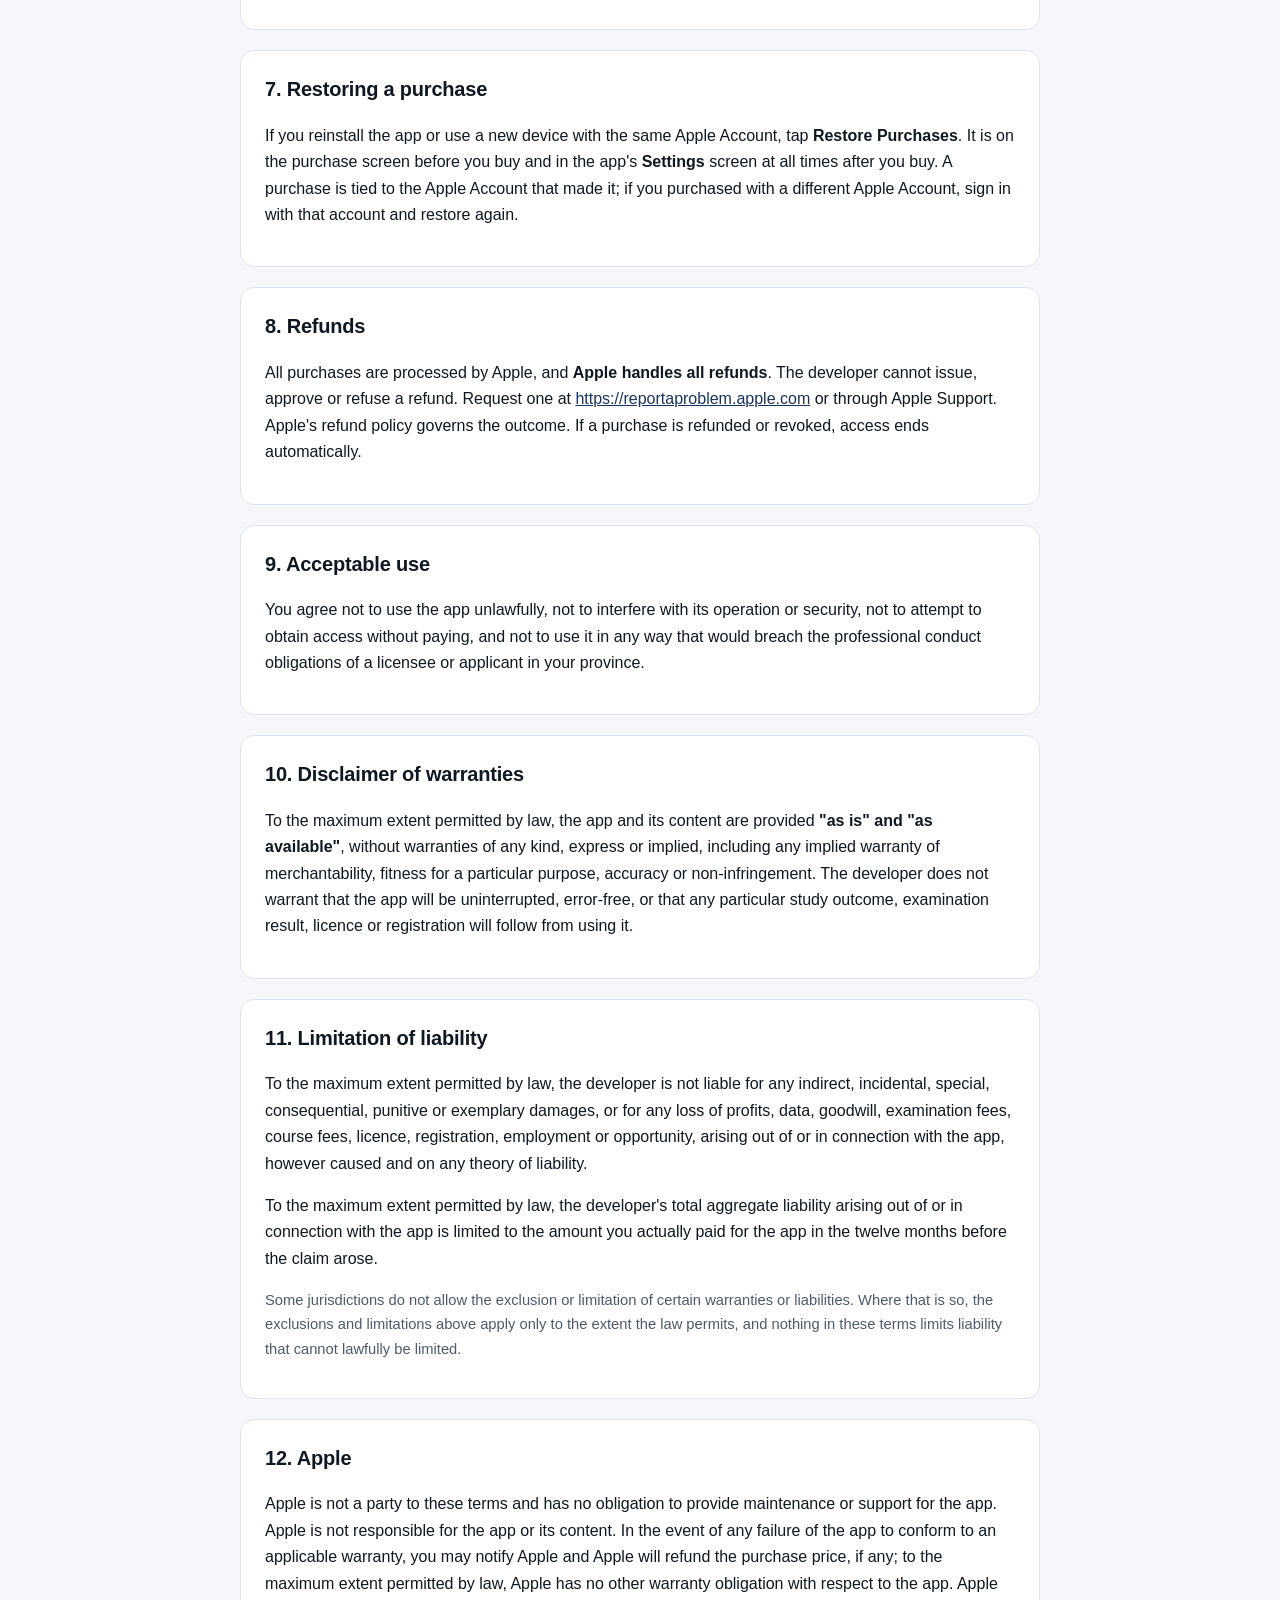
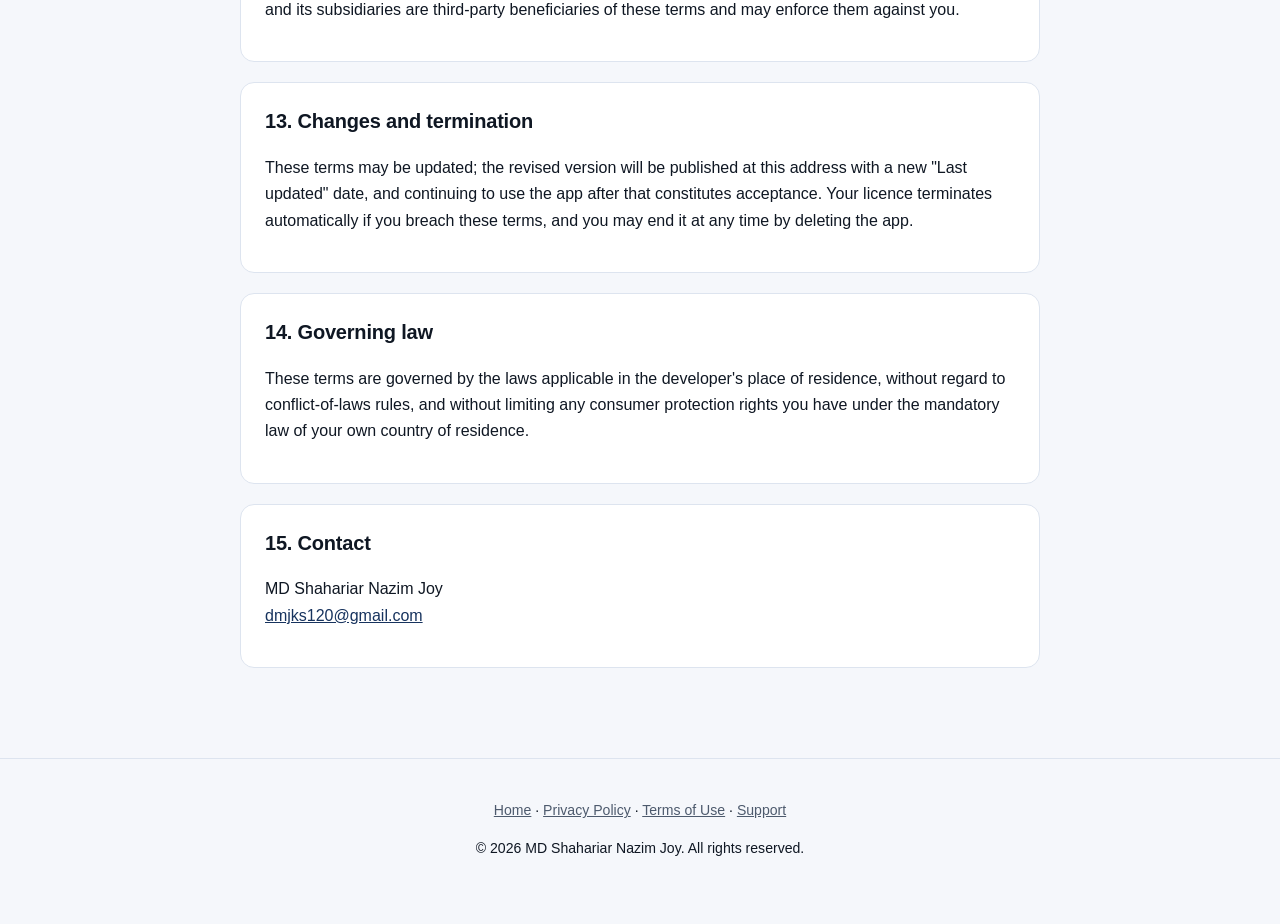
<file: terms.html>
<!DOCTYPE html>
<html lang="en">
<head>
<meta charset="utf-8">
<meta name="viewport" content="width=device-width, initial-scale=1">
<title>Terms of Use — Mortgage Agent Prep Canada</title>
<meta name="description" content="Terms of Use for the Mortgage Agent Prep Canada iOS app, including auto-renewable subscription terms, pricing in US dollars, cancellation, refunds and the educational-content disclaimer.">
<link rel="canonical" href="https://joykhansayan1.github.io/mortgage-agent-prep-canada-legal/terms.html">
<link rel="stylesheet" href="style.css">
</head>
<body>
<header><div class="inner">
  <h1>Terms of Use</h1>
  <p>Mortgage Agent Prep Canada · Last updated 26 July 2026 · Effective 26 July 2026</p>
</div></header>

<nav><div class="inner">
  <a href="./">Home</a>
  <a href="./privacy.html">Privacy Policy</a>
  <a href="./terms.html">Terms of Use</a>
  <a href="./support.html">Support</a>
</div></nav>

<main>

<section>
  <div class="note">
    <p style="margin:0"><strong>Apple's standard Terms of Use also apply.</strong> Use of this app is additionally
    governed by the Apple Media Services Terms and Conditions, including the standard End User Licence Agreement
    (EULA) at
    <a href="https://www.apple.com/legal/internet-services/itunes/dev/stdeula/">https://www.apple.com/legal/internet-services/itunes/dev/stdeula/</a>.
    Where those terms and these terms conflict on a matter Apple governs — payment, refunds, and your licence to use
    software obtained from the App Store — Apple's terms prevail.</p>
  </div>
  <h2>1. Agreement</h2>
  <p>These Terms of Use are an agreement between you and <strong>MD Shahariar Nazim Joy</strong> ("the developer")
  covering the iOS application <strong>Mortgage Agent Prep Canada</strong> ("the app"). By downloading, purchasing or
  using the app you accept these terms. If you do not accept them, do not use the app.</p>
</section>

<section>
  <h2>2. What the app is, and what it is not</h2>
  <p>The app is <strong>independent, unofficial exam-preparation study material</strong>. It is:</p>
  <ul>
    <li><strong>not</strong> affiliated with, authorized by, endorsed by, sponsored by or connected to the Financial
    Services Regulatory Authority of Ontario, the BC Financial Services Authority, the Real Estate Council of Alberta,
    Canada Mortgage and Housing Corporation, the Office of the Superintendent of Financial Institutions, Mortgage
    Professionals Canada, REMIC, the UBC Sauder School of Business or any other regulator, course provider or lender;</li>
    <li><strong>not</strong> an approved or accredited pre-licensing or continuing education course, and completing it
    does not satisfy any education requirement for any licence or registration;</li>
    <li><strong>not</strong> an examination provider, and it does not administer any licensing examination;</li>
    <li><strong>not</strong> a reproduction of any official examination question, course material or copyrighted work;</li>
    <li><strong>not</strong> a predictor of your result on any real examination;</li>
    <li><strong>not</strong> mortgage, financial, investment, tax or legal advice, and not a recommendation about any
    mortgage, lender, product or transaction.</li>
  </ul>
  <p>All names and marks referred to in the app belong to their respective owners and are used only to describe the
  licensing examinations the material helps you study for.</p>
</section>

<section>
  <h2>3. Accuracy, and your responsibility to verify</h2>
  <p>The content is written from publicly published Canadian primary sources, and each rationale names the source it
  was written from. Legislation, programme rules, insurance premium rates, tax brackets, licensing requirements,
  examination formats and pass marks all change, sometimes at short notice. The app's figures are correct to the best
  of the developer's knowledge on the date of writing but are provided <strong>without warranty of accuracy,
  completeness or currency</strong>.</p>
  <p>You are responsible for confirming every requirement, figure and deadline that matters to you with the relevant
  regulator, the relevant statute or your course provider before relying on it. The debt service ratio trainer and the
  worked calculations exist to practise the arithmetic an examination asks for; they are not a lender's decision, an
  approval, a rate quote or advice, and a real lender applies its own policies and conventions.</p>
</section>

<section>
  <h2>4. Licence</h2>
  <p>Subject to these terms and to Apple's standard EULA, you receive a personal, non-exclusive, non-transferable,
  revocable licence to use the app on Apple devices you own or control, for your own study.</p>
  <p>You may not copy, extract, scrape, republish, redistribute, sell, licence, rent, share, or create derivative
  works from the app's questions, rationales, calculations, outlines, glossary or other content, whether manually or
  by automated means; use the content to train a machine-learning model; reverse-engineer, decompile or disassemble
  the app; or remove or obscure any proprietary notice. All content in the app is original work owned by the
  developer and protected by copyright.</p>
</section>

<section>
  <h2>5. Purchases and pricing</h2>
  <p>The app is a <strong>hard paywall</strong>: a purchase is required to use it, and there is no free tier and no
  free sample content. All purchases are made through Apple's In-App Purchase system. There is no other way to obtain
  access — the app has no promo codes, no access codes and no external unlock mechanism of any kind.</p>
  <div class="scroll">
  <table>
    <tr><th>Plan</th><th>Type and length</th><th>Price (USD)</th></tr>
    <tr>
      <td>Monthly Full Access</td>
      <td>Auto-renewable subscription · 1 month · renews until cancelled</td>
      <td>$9.99 per month</td>
    </tr>
    <tr>
      <td>Yearly Full Access</td>
      <td>Auto-renewable subscription · 1 year · renews until cancelled</td>
      <td>$24.99 per year (about $2.08 per month)</td>
    </tr>
    <tr>
      <td>Lifetime Full Access</td>
      <td>One-time purchase · non-consumable · does not renew</td>
      <td>$39.99 once</td>
    </tr>
  </table>
  </div>
  <p>Each plan unlocks the entire app for all three provinces: every question, every worked calculation and every
  analytics feature. There is no difference in content between the plans.</p>
  <p>Prices are stated in <strong>US dollars</strong>. The App Store charges in your local currency at its own
  conversion, and the exact amount you are charged is shown by the App Store before you confirm. Prices may change;
  any change to a subscription price is notified and handled by Apple in accordance with its rules, and you may
  cancel rather than accept it.</p>
  <p class="muted">Dollar amounts inside the study content are Canadian dollars (C$), because the rules being tested
  are Canadian statutory and programme amounts. That is study content, not pricing.</p>
</section>

<section>
  <h2>6. Auto-renewable subscription terms</h2>
  <ul>
    <li>Payment is charged to your Apple Account at confirmation of purchase.</li>
    <li>A subscription <strong>renews automatically</strong> at the same price for the same period unless it is
    cancelled at least <strong>24 hours before the end of the current period</strong>.</li>
    <li>Your Apple Account is charged for renewal <strong>within 24 hours before the end of the current
    period</strong>.</li>
    <li>You can manage or cancel a subscription at any time in your Apple Account settings: <em>Settings → your
    name → Subscriptions</em>, or through <strong>Manage Subscription</strong> in the app's Settings screen.</li>
    <li>Cancelling stops future renewals. It does not shorten the period you have already paid for, and access
    continues to the end of that period.</li>
    <li>There is currently <strong>no free trial and no introductory offer</strong>. If one is ever offered, its
    length and the price that follows it will be stated in the purchase screen before you buy, and any unused part of
    a free period is forfeited if you buy a subscription during it.</li>
    <li><strong>Lifetime Full Access is not a subscription.</strong> It is a one-time non-consumable purchase, it does
    not renew, and it is not charged again.</li>
  </ul>
</section>

<section>
  <h2>7. Restoring a purchase</h2>
  <p>If you reinstall the app or use a new device with the same Apple Account, tap <strong>Restore
  Purchases</strong>. It is on the purchase screen before you buy and in the app's <strong>Settings</strong> screen at
  all times after you buy. A purchase is tied to the Apple Account that made it; if you purchased with a different
  Apple Account, sign in with that account and restore again.</p>
</section>

<section>
  <h2>8. Refunds</h2>
  <p>All purchases are processed by Apple, and <strong>Apple handles all refunds</strong>. The developer cannot issue,
  approve or refuse a refund. Request one at
  <a href="https://reportaproblem.apple.com">https://reportaproblem.apple.com</a> or through Apple Support. Apple's
  refund policy governs the outcome. If a purchase is refunded or revoked, access ends automatically.</p>
</section>

<section>
  <h2>9. Acceptable use</h2>
  <p>You agree not to use the app unlawfully, not to interfere with its operation or security, not to attempt to
  obtain access without paying, and not to use it in any way that would breach the professional conduct obligations of
  a licensee or applicant in your province.</p>
</section>

<section>
  <h2>10. Disclaimer of warranties</h2>
  <p>To the maximum extent permitted by law, the app and its content are provided <strong>"as is" and "as
  available"</strong>, without warranties of any kind, express or implied, including any implied warranty of
  merchantability, fitness for a particular purpose, accuracy or non-infringement. The developer does not warrant that
  the app will be uninterrupted, error-free, or that any particular study outcome, examination result, licence or
  registration will follow from using it.</p>
</section>

<section>
  <h2>11. Limitation of liability</h2>
  <p>To the maximum extent permitted by law, the developer is not liable for any indirect, incidental, special,
  consequential, punitive or exemplary damages, or for any loss of profits, data, goodwill, examination fees, course
  fees, licence, registration, employment or opportunity, arising out of or in connection with the app, however
  caused and on any theory of liability.</p>
  <p>To the maximum extent permitted by law, the developer's total aggregate liability arising out of or in connection
  with the app is limited to the amount you actually paid for the app in the twelve months before the claim arose.</p>
  <p class="muted">Some jurisdictions do not allow the exclusion or limitation of certain warranties or liabilities.
  Where that is so, the exclusions and limitations above apply only to the extent the law permits, and nothing in
  these terms limits liability that cannot lawfully be limited.</p>
</section>

<section>
  <h2>12. Apple</h2>
  <p>Apple is not a party to these terms and has no obligation to provide maintenance or support for the app. Apple is
  not responsible for the app or its content. In the event of any failure of the app to conform to an applicable
  warranty, you may notify Apple and Apple will refund the purchase price, if any; to the maximum extent permitted by
  law, Apple has no other warranty obligation with respect to the app. Apple and its subsidiaries are third-party
  beneficiaries of these terms and may enforce them against you.</p>
</section>

<section>
  <h2>13. Changes and termination</h2>
  <p>These terms may be updated; the revised version will be published at this address with a new "Last updated"
  date, and continuing to use the app after that constitutes acceptance. Your licence terminates automatically if you
  breach these terms, and you may end it at any time by deleting the app.</p>
</section>

<section>
  <h2>14. Governing law</h2>
  <p>These terms are governed by the laws applicable in the developer's place of residence, without regard to
  conflict-of-laws rules, and without limiting any consumer protection rights you have under the mandatory law of your
  own country of residence.</p>
</section>

<section>
  <h2>15. Contact</h2>
  <p>MD Shahariar Nazim Joy<br>
  <a href="mailto:dmjks120@gmail.com">dmjks120@gmail.com</a></p>
</section>

</main>

<footer>
  <p><a href="./">Home</a> · <a href="./privacy.html">Privacy Policy</a> · <a href="./terms.html">Terms of Use</a> · <a href="./support.html">Support</a></p>
  <p>© 2026 MD Shahariar Nazim Joy. All rights reserved.</p>
</footer>

</body>
</html>
</file>
<file: style.css>
:root {
  --bg: #f5f7fb;
  --surface: #ffffff;
  --text: #0f1723;
  --muted: #4d5a6d;
  --brand: #17335e;
  --brand-dark: #0a1a33;
  --accent: #a55e17;
  --border: #dde4ef;
}

@media (prefers-color-scheme: dark) {
  :root {
    --bg: #0a0f18;
    --surface: #141c28;
    --text: #eef3fa;
    --muted: #a9b6c8;
    --brand: #8cb4ec;
    --brand-dark: #5c8fd6;
    --accent: #f0b060;
    --border: #24303f;
  }
}

* { box-sizing: border-box; }

body {
  margin: 0;
  font-family: -apple-system, BlinkMacSystemFont, "Segoe UI", Roboto, Helvetica, Arial, sans-serif;
  background: var(--bg);
  color: var(--text);
  line-height: 1.65;
  -webkit-text-size-adjust: 100%;
}

header {
  background: linear-gradient(160deg, #17335e 0%, #0a1a33 100%);
  color: #fff;
  padding: 44px 20px 38px;
}

header .inner { max-width: 840px; margin: 0 auto; }
header h1 { margin: 0 0 6px; font-size: 1.9rem; letter-spacing: -0.02em; }
header p { margin: 0; opacity: 0.92; }

nav {
  background: var(--surface);
  border-bottom: 1px solid var(--border);
  padding: 12px 20px;
  position: sticky;
  top: 0;
  z-index: 5;
}
nav .inner { max-width: 840px; margin: 0 auto; display: flex; flex-wrap: wrap; gap: 18px; }
nav a { color: var(--brand); text-decoration: none; font-weight: 600; font-size: 0.95rem; }
nav a:hover { text-decoration: underline; }

main { max-width: 840px; margin: 0 auto; padding: 30px 20px 70px; }

section {
  background: var(--surface);
  border: 1px solid var(--border);
  border-radius: 14px;
  padding: 22px 24px;
  margin-bottom: 20px;
}

h2 { margin-top: 0; font-size: 1.25rem; letter-spacing: -0.01em; }
h3 { font-size: 1.02rem; margin-bottom: 6px; }
p, li { color: var(--text); }
.muted { color: var(--muted); font-size: 0.92rem; }
ul { padding-left: 22px; }
li { margin-bottom: 7px; }
a { color: var(--brand); }
code {
  font-family: ui-monospace, SFMono-Regular, Menlo, monospace;
  font-size: 0.9em;
  background: var(--bg);
  border: 1px solid var(--border);
  border-radius: 5px;
  padding: 1px 5px;
}

table { width: 100%; border-collapse: collapse; margin: 12px 0; font-size: 0.95rem; }
th, td { text-align: left; padding: 9px 10px; border-bottom: 1px solid var(--border); vertical-align: top; }
th { font-weight: 700; }
.scroll { overflow-x: auto; }

.badge {
  display: inline-block;
  background: rgba(23, 51, 94, 0.12);
  color: var(--brand);
  border-radius: 999px;
  padding: 3px 11px;
  font-size: 0.8rem;
  font-weight: 700;
  margin-bottom: 10px;
}
@media (prefers-color-scheme: dark) {
  .badge { background: rgba(140, 180, 236, 0.16); }
}

.note {
  border-left: 4px solid var(--accent);
  background: var(--bg);
  padding: 12px 16px;
  border-radius: 0 10px 10px 0;
  margin: 14px 0;
}

footer {
  border-top: 1px solid var(--border);
  padding: 26px 20px 50px;
  text-align: center;
  color: var(--muted);
  font-size: 0.88rem;
}
footer a { color: var(--muted); }

.cta {
  display: inline-block;
  background: var(--brand);
  color: #fff !important;
  text-decoration: none;
  font-weight: 700;
  padding: 11px 20px;
  border-radius: 11px;
  margin-top: 6px;
}
@media (prefers-color-scheme: dark) {
  .cta { color: #0a0f18 !important; }
}

.grid { display: grid; gap: 14px; grid-template-columns: repeat(auto-fit, minmax(230px, 1fr)); }
.grid .card { border: 1px solid var(--border); border-radius: 12px; padding: 15px 16px; }
.grid .card h3 { margin-top: 0; }
</file>
